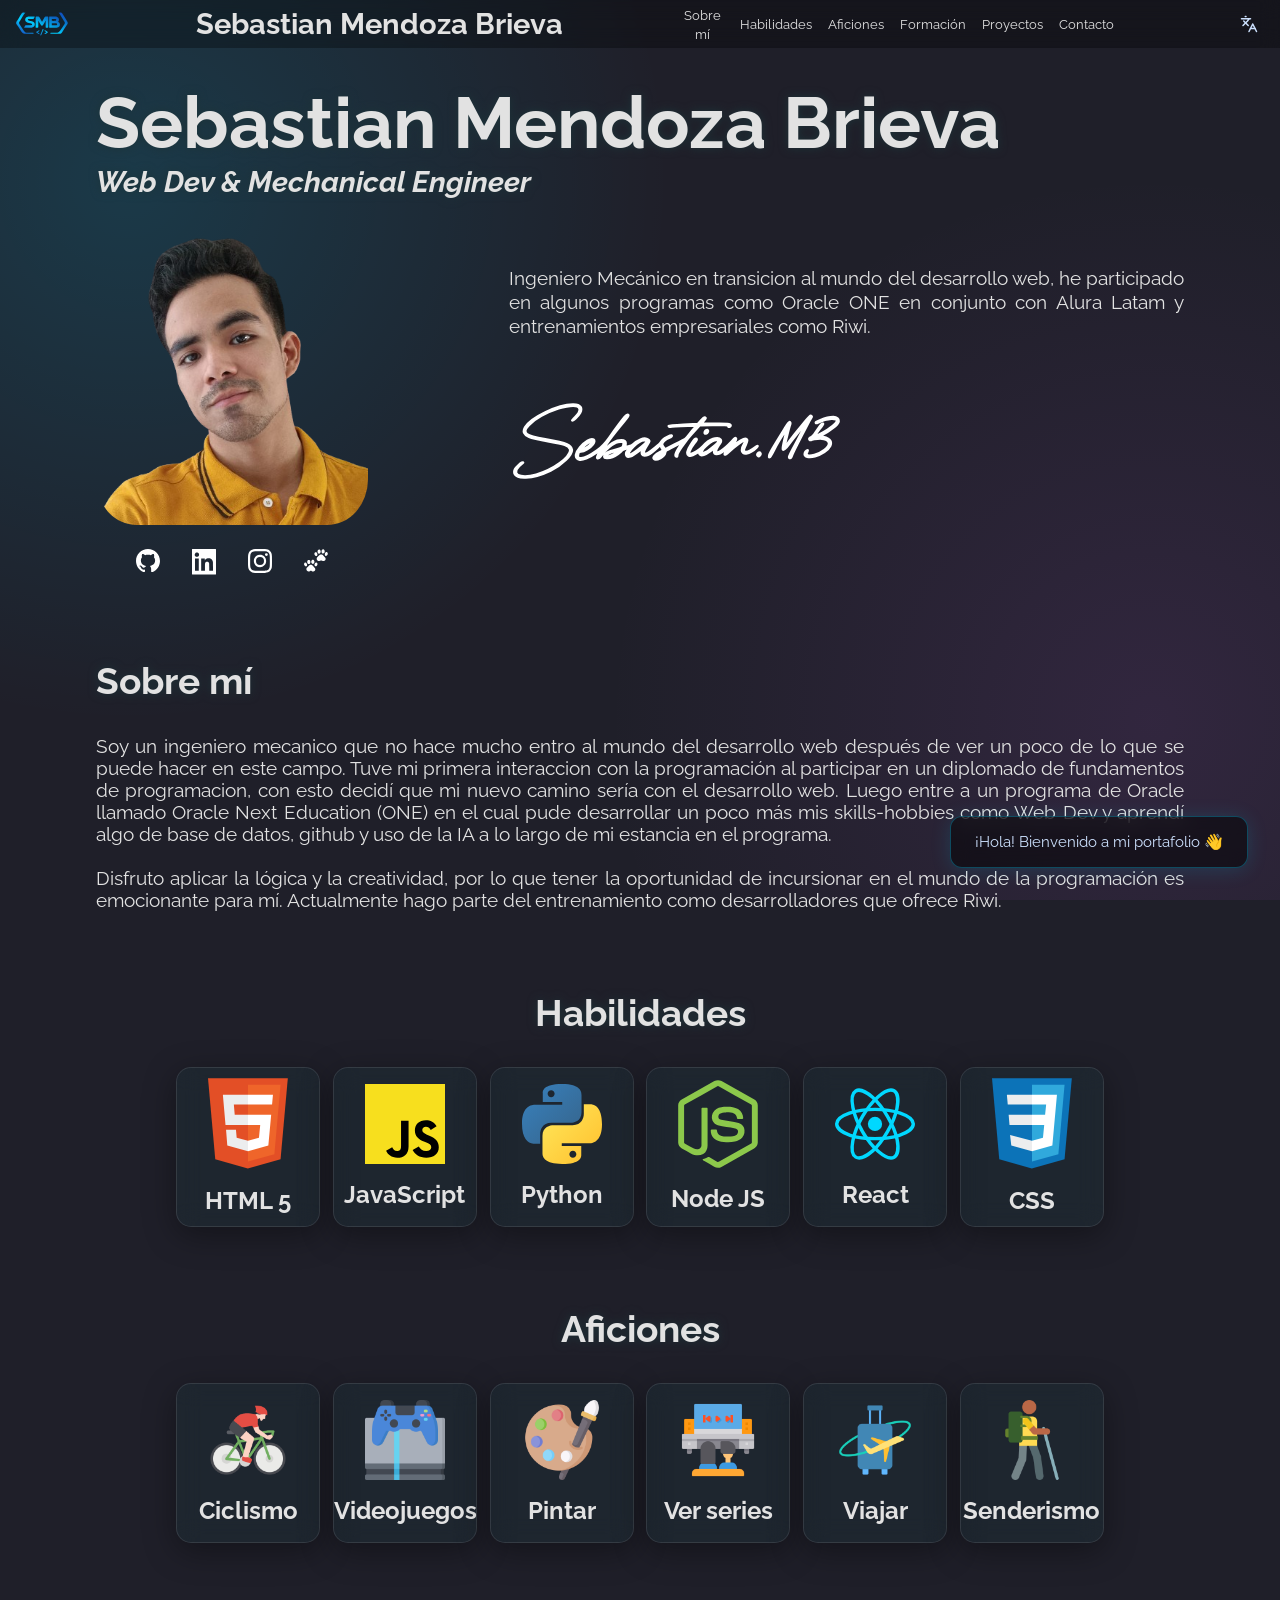
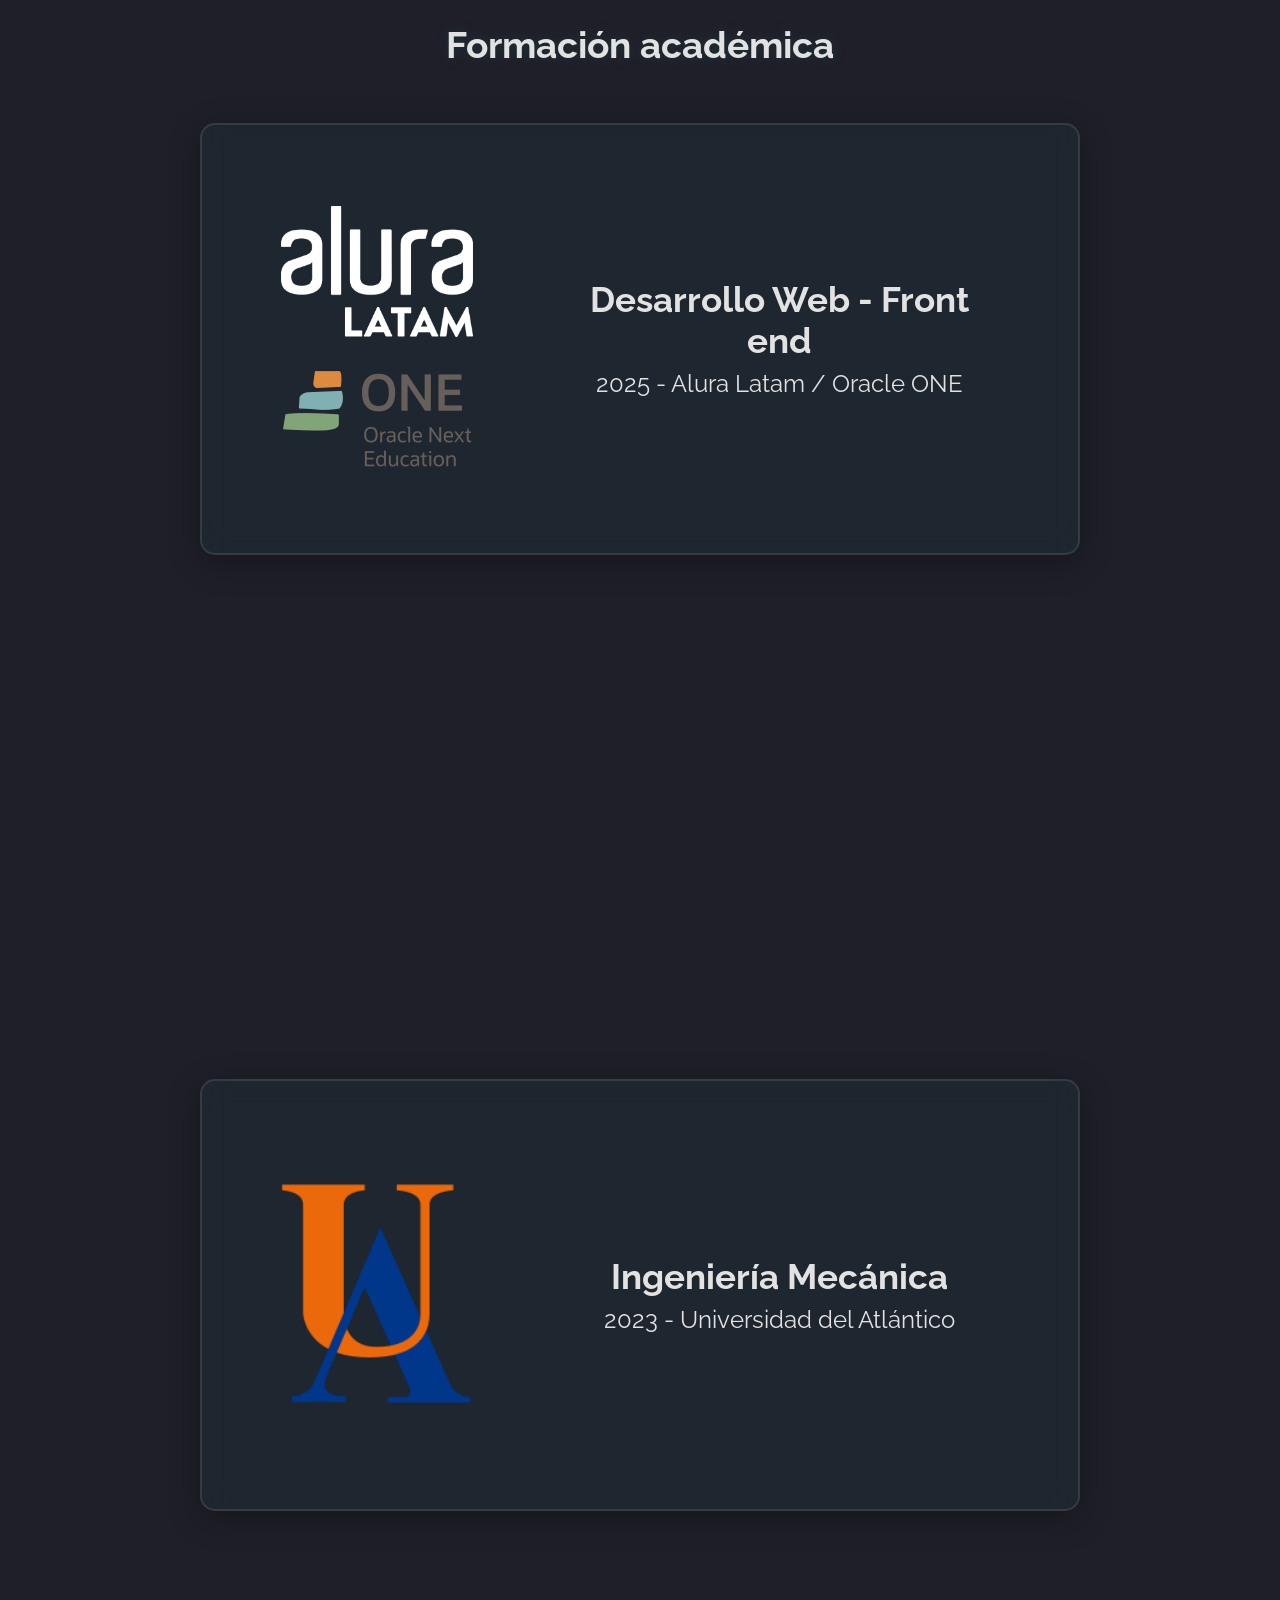
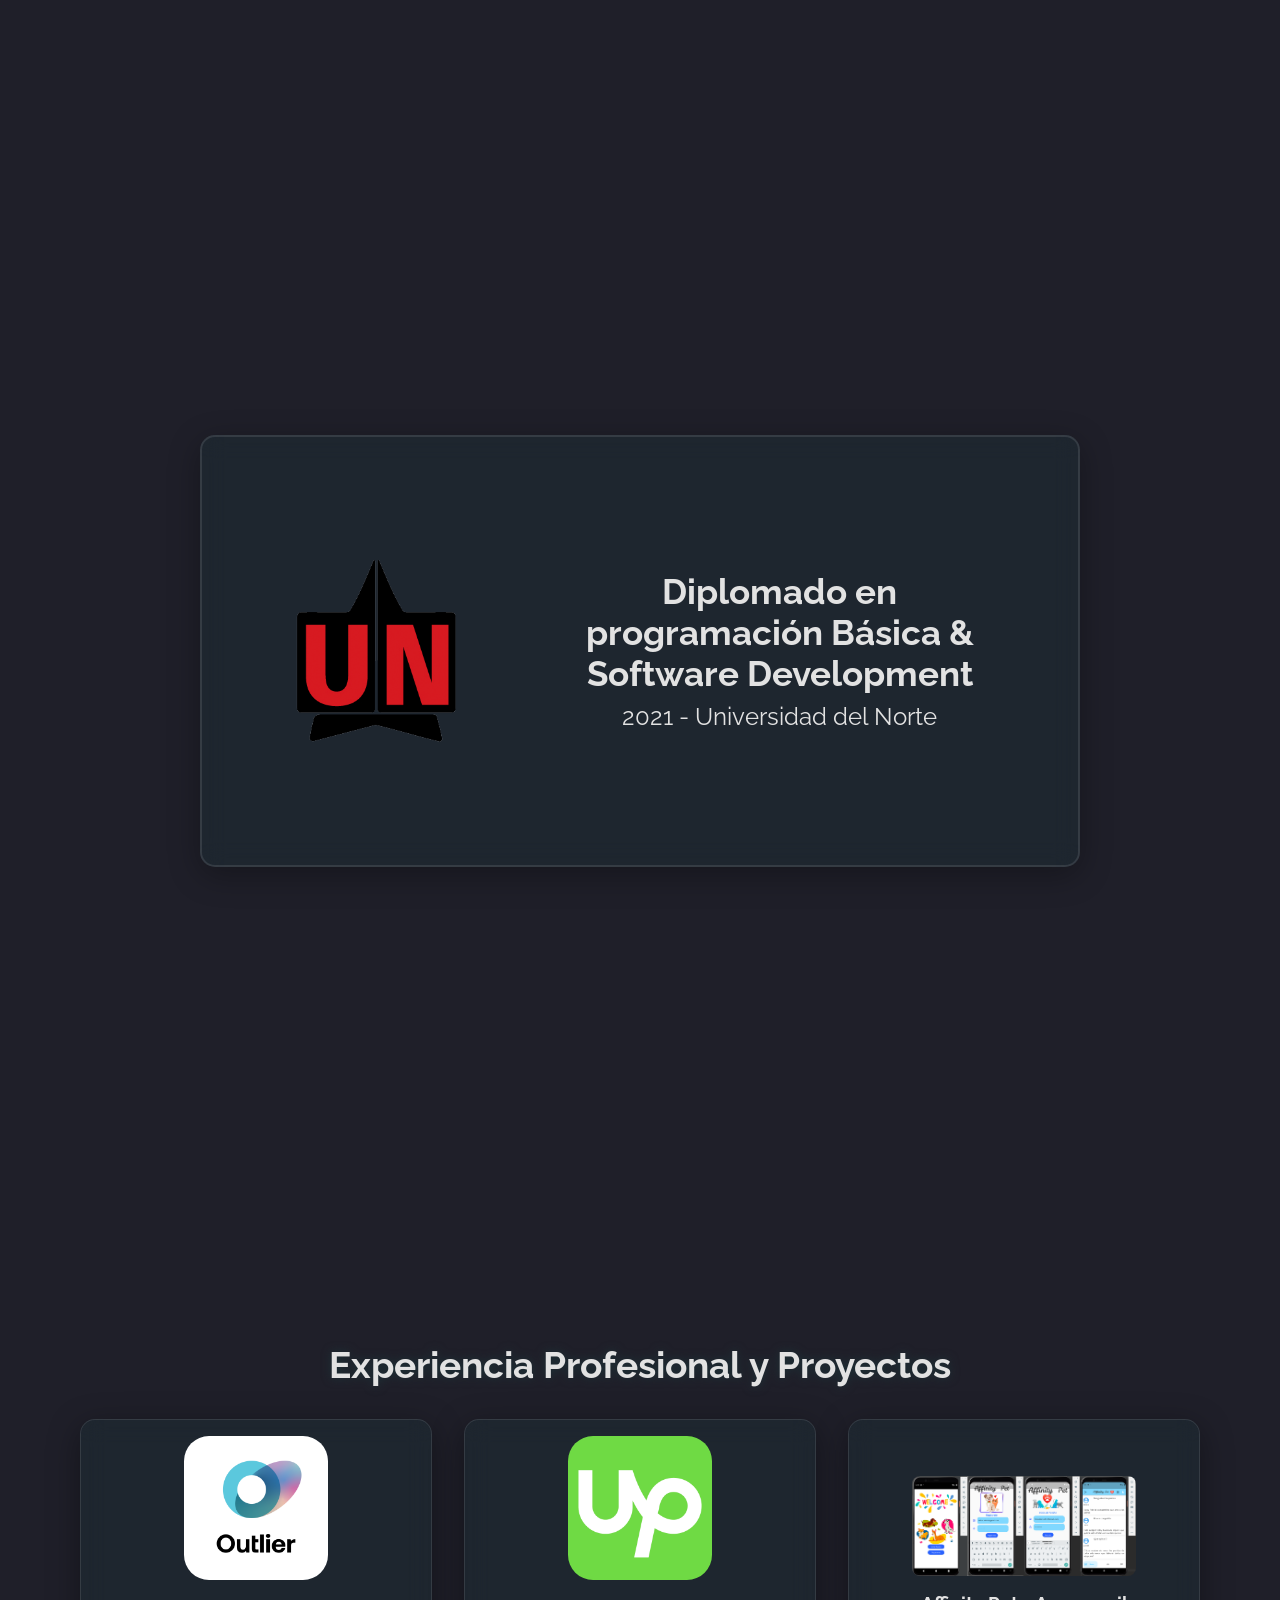
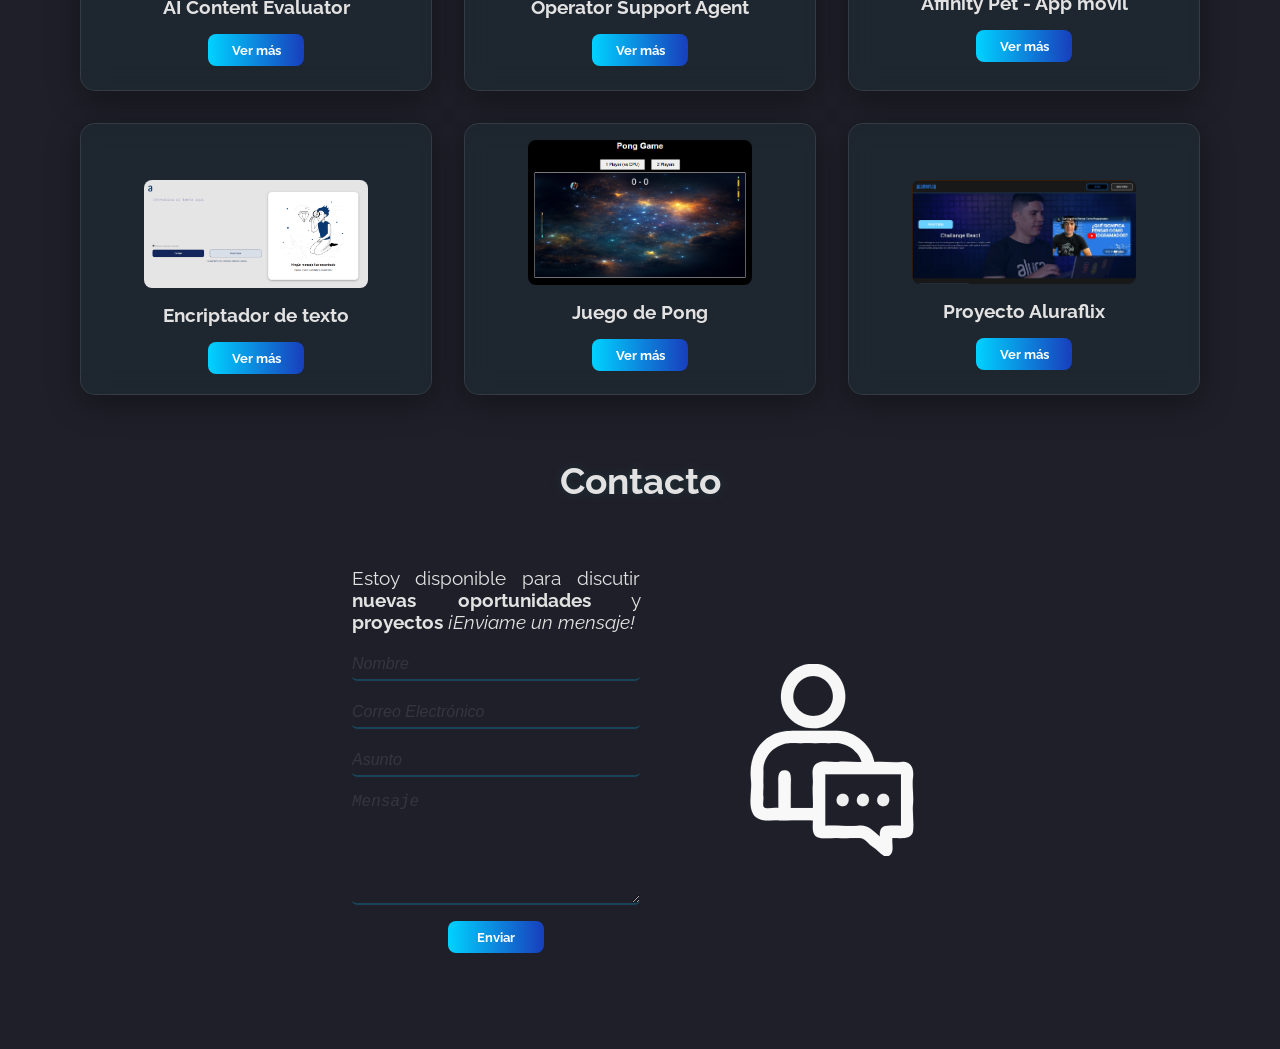
<file: index.html>
<!DOCTYPE html>
<html lang="es">
<head>
    <meta charset="UTF-8">
    <meta http-equiv="X-UA-Compatible" content="IE=edge">
    <meta name="viewport" content="width=device-width, initial-scale=1.0">
    <link rel="stylesheet" href="/src/css/portafolio/styles.css">
    <link rel="preconnect" href="https://fonts.googleapis.com">
    <link rel="preconnect" href="https://fonts.gstatic.com" crossorigin>
    <!-- Fuente del Proyecto Raleway -->
    <link href="https://fonts.googleapis.com/css2?family=Raleway:ital,wght@0,100..900;1,100..900&family=Inter:ital,opsz,wght@0,14..32,100..900;1,14..32,100..900&family=Orbitron:wght@400..900&display=swap" rel="stylesheet">
    <title>Mi Portafolio</title>
    <meta name="description" content="Portafolio personal de Sebastian Mendoza Brieva, un ingeniero mecánico en transición al desarrollo web. Descubre mis skills-hobbies, proyectos y experiencia en el mundo del desarrollo web.">
    <meta name="keywords" content="Portafolio, Desarrollo Web, Ingeniero Mecánico, skills-hobbies, Proyectos, Experiencia, HTML, CSS, JavaScript">
    <meta name="author" content="Sebastian Mendoza Brieva">
    <!-- OPEN GRAPH -->
    <meta property="og:title" content="Portafolio de Sebastian Mendoza Brieva">
    <meta property="og:description" content="Descubre el portafolio personal de Sebastian Mendoza Brieva, un ingeniero mecánico en transición al desarrollo web. Explora mis skills-hobbies, proyectos y experiencia en el mundo del desarrollo web.">
    <meta property="og:image" content="https://example.com/preview-image.jpg">
    <meta property="og:url" content="https://example.com/portafolio">
    <!-- og twitter -->
    <meta name="twitter:card" content="summary_large_image">
    <meta name="twitter:title" content="Portafolio de Sebastian Mendoza Brieva">
    <meta name="twitter:description" content="Descubre el portafolio personal de Sebastian Mendoza Brieva, un ingeniero mecánico en transición al desarrollo web. Explora mis skills-hobbies, proyectos y experiencia en el mundo del desarrollo web.">
    <meta name="twitter:image" content="https://example.com/preview-image.jpg">
</head>

<body>
    <!-- ---------------------------------  Header/navegacion  --------------------------------- -->
    <header class="header">
        <a id="cont_icon" href="#">
            <svg class="header__icon" xmlns="http://www.w3.org/2000/svg" xml:space="preserve" viewBox="135 335 763 350">
                <linearGradient id="gradienteLogo" x1="0%" y1="100%" x2="100%" y2="0%">
                <stop offset="0%" style="stop-color:#183ebc; stop-opacity:1" />
                <stop offset="40%" style="stop-color:#00d2ff; stop-opacity:1" />
                <stop offset="80%" style="stop-color:#0A66C2; stop-opacity:1" />
                <stop offset="100%" style="stop-color:#183ebc; stop-opacity:1" />
                </linearGradient>
                <path d="M567.82 494v-29.66l-1.494-.242c-3.851 4.728-6.776 10.1-9.877 15.331-9.001 
                15.186-17.866 30.452-26.895 45.622-4.667 7.841-16.41 11.315-24.879 7.608-2.824-1.236-4.08-3.838-5.495-6.263-11.325-19.422-22.602-38.872-33.94-58.286-.983-1.684-1.857-3.524-3.817-4.83-1.75 1.825-1.119 4.068-1.122 6.07-.046 28.16-.033 56.32-.035 84.48 0 8-2.445 10.486-10.335 10.49-6.665.003-13.331.067-19.995-.038-5.814-.092-8.195-2.43-8.2-8.269-.047-48.655-.05-97.31-.02-145.966.005-6.001 2.548-8.413 8.597-8.425 10.83-.02 21.662.096 32.492.013 5.619-.043 9.297 2.493 12.012 7.342 12.846 22.945 25.846 45.805 39.267 69.535 2.624-4.364 4.963-8.084 7.136-11.898 10.877-19.095 21.746-38.195 32.537-57.339 2.967-5.263 6.94-7.984 13.313-7.74 10.15.39 20.325.081 30.489.14 6.009.036 8.63 2.502 8.636 8.43.053 48.488.064 96.977.024 145.466-.005 6.224-2.652 8.696-8.89 8.745-6.165.049-12.33.013-18.496.004-8.764-.013-10.993-2.178-11.003-10.834-.022-19.662-.009-39.324-.01-59.486M619.427 548.195c-.165-24.592-.333-48.746-.398-72.9-.054-20.161.009-40.322.033-60.482.003-1.998-.022-4.008.169-5.992.547-5.7 2.145-7.142 7.984-7.147 25.825-.022 51.652-.075 77.477.02 10.956.04 21.497 2.475 31.494 6.884 22 9.704 31.297 35.113 20.948 56.542-2.317 4.799-6.493 7.906-10.359 12.025 2.317 1.132 4.313 2.206 6.385 3.104 19.665 8.514 25.261 30.233 21.689 46.759-4.251 19.667-17.667 29.204-35.688 34.22-8.08 2.249-16.373 3.027-24.694 3.062-27.99.118-55.983.043-83.975.037-10.06-.003-11.858-1.993-11.105-12.202.085-1.16.057-2.328.04-3.93m49.125-50.797c-1.664-.004-3.347.155-4.987-.04-4.704-.56-6.582 1.19-6.312 6.123.371 6.8.289 13.643.018 20.453-.169 4.254 1.122 5.878 5.62 5.82 16.965-.223 33.934-.05 50.902-.117 4.674-.018 9.308-.706 13.56-2.77 4.96-2.408 8.146-6.229 8.474-11.978.35-6.107-2.25-10.543-7.588-13.487-5.236-2.889-10.907-3.97-16.781-3.999-13.973-.067-27.947-.01-42.906-.005m-10.117-33.261c15.944 1.068 31.91.806 47.842.133 5.387-.228 10.959-1.921 14.14-7.237 5.58-9.328.093-19.679-11.971-20.436-15.76-.988-31.612-.51-47.424-.639-2.082-.017-3.635.791-3.6 3.167.12 8.133-.683 16.284 1.013 25.012M199.085 598.87c-18.657-28.231-37.02-56.222-56.054-83.768-8.22-11.898-7.374-28.224.53-40.478 12.097-18.753 23.572-37.906 35.3-56.896 11.026-17.852 21.762-35.892 33.132-53.522 12.047-18.68 26.126-23.005 46.676-19.905 4.338.655 8.989.353 12.713 3.066.312 1.774-.952 2.255-1.838 2.896-9.202 6.664-16.028 15.3-21.836 25.01-16.757 28.014-33.744 55.893-50.732 83.769-3.983 6.535-8.251 12.902-12.53 19.251-5.885 8.734-6.286 22.843-.435 31.674 22.45 33.882 44.675 67.92 67.628 101.46 12.396 18.113 29.884 27.8 52.476 27.57 25.993-.266 51.992-.01 77.988.025 2.33.004 4.698-.15 6.888.863 2.684 1.242 4.255 3.292 3.74 6.343-.494 2.932-2.266 4.78-5.364 5.026-1.326.105-2.664.08-3.997.08-42.16.009-84.322-.087-126.482.073-15.608.059-27.122-7.18-35.77-19.371-7.606-10.722-14.577-21.894-22.033-33.166"/><path d="M826.067 450.898c-16.72-27.098-33.28-53.87-49.748-80.698-4.677-7.619-10.336-14.272-17.611-19.514-.906-.652-2.07-1.196-1.973-3.037 4.19-2.579 9.215-2.887 14.016-3.499 19.076-2.43 32.976 1.395 44.653 20.119 23.354 37.448 46.451 75.059 69.395 112.76 7.732 12.705 7.057 25.629-1.188 38.09-25.916 39.168-51.616 78.483-77.86 117.432-7.89 11.71-19.423 18.701-34.076 18.74-42.825.11-85.651.041-128.477.037-1.165 0-2.348.048-3.492-.127-2.947-.452-4.915-2.005-5.163-5.166-.236-3.003 1.005-5.142 3.86-6.28 2.39-.953 4.89-.869 7.393-.867 25.662.02 51.325-.085 76.986.077 23.714.15 41.69-10.53 54.617-29.618 20.639-30.476 40.698-61.344 60.924-92.098 2.366-3.599 4.892-7.1 6.688-11.096 4.52-10.054 2.958-19.493-2.513-28.57-5.33-8.842-10.817-17.59-16.43-26.685M297.373 406.188c9.934-3.894 19.965-5.36 30.147-5.422 20.322-.124 40.647.007 60.97.171 5.146.042 10.307.435 15.427.984 4.602.494 5.762 2.877 3.462 6.883-3.812 6.643-7.669 13.266-11.732 19.757-3.925 6.268-10.318 7.385-17.032 7.407-16.826.054-33.652.016-50.477.075-4.318.015-8.648-.044-12.817 1.528-4.489 1.693-7.365 4.793-7.65 9.546-.272 4.562 2.809 7.234 6.612 9.089 10.444 5.095 21.885 6.758 33.026 9.366 12.792 2.994 25.686 5.452 37.628 11.332 31.008 15.27 29.67 53.303 12.554 70.17-9.874 9.73-22.396 13.994-35.752 16.25-8.93 1.509-17.941.977-26.923 1-24.156.06-48.312.03-72.469.022-1.817 0-3.685.287-5.401-.601-2.575-1.333-3.899-3.204-2.236-6.053 4.448-7.621 8.738-15.348 13.512-22.76 2.743-4.259 7.416-5.283 12.315-5.277 22.49.026 44.98.02 67.47.001 5.386-.004 10.624-.803 15.42-3.447 4.123-2.274 6.309-5.657 6.335-10.521.026-4.66-2.491-7.467-6.271-9.38-6.45-3.263-13.481-4.626-20.496-6.072-15.626-3.22-31.326-6.03-46.306-11.934-33.04-13.022-34.91-49.537-18.461-69.198 5.078-6.07 11.549-9.945 19.145-12.916M527.798 584.478c7.47.167 10.353 4.016 7.787 10.208-10.449 25.22-20.928 50.429-31.5 75.598-2.715 6.463-9.138 7.77-12.799 2.804-1.573-2.134-1.974-4.402-.866-7.035a25240 25240 0 0 0 32.2-76.936c.961-2.307 2.356-3.986 5.178-4.639M432.682 622.722c11.173-6.699 22.005-13.24 32.87-19.722 2.762-1.647 5.702-2.025 8.451-.027 2.48 1.802 2.517 4.55 2.213 7.263-.295 2.626-2.355 3.888-4.322 5.156-7.528 4.855-15.671 8.744-23.138 14.712 7.967 4.884 15.706 9.639 23.457 14.377 4.28 2.617 5.694 6.288 3.788 9.94-1.832 3.51-6.181 4.69-10.386 2.158-11.263-6.783-22.466-13.682-33.48-20.862-5.144-3.353-4.826-8.36.547-12.995M575.746 631.969l3.49-2.039c-7.365-4.584-14.328-8.93-21.304-13.258-6.382-3.958-8.29-7.743-5.889-11.755 2.393-4 6.777-3.947 13.1-.073a2869 2869 0 0 0 29.428 17.774c5.997 3.575 6.673 10.156 1.058 13.61-11.034 6.79-22.138 13.476-33.37 19.93-5.51 3.167-10.094 1.183-11.161-4.214-.705-3.566 1.242-5.627 3.965-7.297 6.799-4.17 13.597-8.342 20.683-12.678"/>
            </svg>
        </a>
        <h1 class="header__titulo">Sebastian Mendoza Brieva</h1>
        <nav class="navegacion">
            <ul class="navegacion__lista">
                <li class="nav_item"><a class="nav__buttons" href="#sobre-mi" data-lang="nav_sobre">Sobre mí</a></li>
                <li class="nav_item"><a class="nav__buttons" href="#skills" data-lang="nav_skills">Habilidades</a></li>
                <li class="nav_item"><a class="nav__buttons" href="#hobbies" data-lang="nav_hobbies">Aficiones</a></li>
                <li class="nav_item"><a class="nav__buttons" href="#formacion" data-lang="nav_formacion">Formación</a></li>
                <li class="nav_item"><a class="nav__buttons" href="#proyectos" data-lang="nav_proyectos">Proyectos</a></li>
                <li class="nav_item"><a class="nav__buttons" href="#contactMe" data-lang="nav_contacto">Contacto</a></li> 
            </ul>
        </nav>
        <div class="header__actions">
            <button class="btn__idioma" id="btn__idioma" title="Translate to English">
                <svg xmlns="http://www.w3.org/2000/svg" width="18" height="18" viewBox="0 0 24 24" fill="none" stroke="currentColor" stroke-width="2" stroke-linecap="round" stroke-linejoin="round">
                    <path d="m5 8 6 6" />
                    <path d="m4 14 6-6 2-3" />
                    <path d="M2 5h12" />
                    <path d="M7 2h1" />
                    <path d="m22 22-5-10-5 10" />
                    <path d="M14 18h6" />
                </svg>
            </button>
            <button class="menu__toggle" aria-label="Abrir menú">
                ☰
            </button>
        </div>
    </header> 
    <main>
        <!-- ---------------------------------  Sección de Presentación  --------------------------------- -->
        <section class="presentacion">

            <h1 class="presentacion__titulo">Sebastian Mendoza Brieva</h1>
            <h2 class="presentacion__subtitulo"  data-lang="subtitulo">Web Dev & Mechanical Engineer</h2>
            
            <div class="presentacion__contenedor">
                <img class="presentacion__foto" src="public/imgs/Profile_nbg_SMB.png" alt="Foto de perfil">                
                <div id="div__container">
                    <p class="textos" id="texto__presentacion" data-lang="presentacion">Ingeniero Mecánico en transicion al mundo del desarrollo web, he participado en algunos programas como Oracle ONE en conjunto con Alura Latam y entrenamientos empresariales como Riwi.</p>
                <!-- Firma -------------------------------- -->
                <svg class="signature" xmlns="http://www.w3.org/2000/svg" viewBox="140 400 750 180">
                    <defs>
                        <linearGradient id="gradienteFirma" x1="0%" y1="100%" x2="100%" y2="0%">
                        <stop offset="0%" style="stop-color:#183ebc; stop-opacity:1" />
                        <stop offset="60%" style="stop-color:#00d2ff; stop-opacity:1" />
                        <stop offset="80%" style="stop-color:#0A66C2; stop-opacity:1" />
                        <stop offset="100%" style="stop-color:#183ebc; stop-opacity:1" />
                        </linearGradient>
                    </defs>
                    <g>
                    <path id="path" pathLength="1" stroke="white" stroke-width="5" d="M 160.38 572.67 C157.57,571.32 154.53,569.17 153.63,567.88 C151.61,565.00 151.52,558.82 153.45,555.10 C155.12,551.87 165.31,542.27 168.71,540.72 C171.59,539.41 173.20,540.77 170.49,542.21 C169.40,542.79 165.94,545.86 162.81,549.03 C156.88,555.04 155.12,559.34 156.43,564.57 C157.93,570.57 172.29,573.30 188.00,570.57 C223.09,564.47 266.68,539.04 275.66,519.44 C277.83,514.69 278.00,513.54 277.02,510.55 C274.48,502.87 264.18,499.09 230.41,493.45 C200.92,488.52 191.97,486.55 185.07,483.45 C173.12,478.09 170.28,471.27 175.92,461.44 C188.83,438.93 249.05,410.11 283.91,409.74 C294.66,409.63 298.37,410.97 301.36,416.04 C303.63,419.88 303.42,422.77 300.42,428.79 C296.85,435.95 282.00,449.38 282.00,445.45 C282.00,445.15 285.08,441.87 288.84,438.16 C303.54,423.66 301.64,413.01 284.36,413.00 C277.57,413.00 261.67,415.93 251.60,419.04 C243.31,421.60 221.51,430.99 213.02,435.65 C203.27,441.00 191.22,450.03 184.76,456.81 C175.81,466.20 174.76,471.15 180.56,476.62 C185.35,481.14 192.40,483.10 221.50,487.99 C252.59,493.22 261.96,495.43 270.50,499.57 C278.29,503.34 280.96,506.30 281.73,512.01 C282.54,518.06 278.95,524.21 268.58,534.54 C258.24,544.84 247.93,552.01 233.50,558.95 C210.70,569.92 196.53,573.93 178.00,574.64 C166.25,575.10 165.19,574.98 160.38,572.67 ZM 298.00 534.40 C291.78,532.12 289.57,528.59 290.66,522.70 C292.41,513.29 304.48,498.72 316.44,491.56 C328.81,484.15 336.70,489.21 329.12,499.68 C323.61,507.28 309.05,515.97 301.79,515.99 C297.59,516.00 296.44,517.39 295.43,523.70 C294.60,528.89 296.61,531.01 302.32,530.98 C309.67,530.93 321.48,525.02 338.50,512.86 C350.03,504.63 354.29,500.14 365.44,484.47 C377.17,467.97 394.70,444.45 400.25,437.75 C402.95,434.49 404.94,433.00 406.59,433.00 C410.97,433.00 409.29,436.55 399.18,448.70 C379.49,472.35 356.19,503.93 353.26,510.92 C351.92,514.14 352.26,513.95 358.91,507.79 C366.24,501.00 377.27,493.74 383.76,491.42 C385.82,490.69 389.88,490.07 392.80,490.04 C397.18,490.01 398.53,490.44 400.66,492.57 C402.84,494.75 403.14,495.73 402.62,498.98 C402.28,501.10 401.70,503.61 401.33,504.57 C400.77,506.04 401.05,506.20 403.08,505.58 C404.41,505.17 407.75,504.36 410.50,503.78 C413.75,503.10 416.73,501.60 419.00,499.51 C429.50,489.84 442.76,484.44 449.61,487.04 C452.69,488.21 456.00,491.27 456.00,492.95 C456.00,493.52 454.01,497.09 451.57,500.89 C440.24,518.57 440.74,524.72 452.98,518.51 C460.59,514.65 478.87,499.33 482.10,494.10 C482.99,492.67 484.97,490.25 486.52,488.72 C490.11,485.17 503.42,478.56 505.43,479.34 C508.02,480.33 506.01,483.07 501.19,485.13 C495.05,487.77 487.24,493.64 485.56,496.89 C484.05,499.80 484.31,500.63 488.72,507.20 L 491.20 510.90 L 512.85 499.81 C524.76,493.71 535.31,488.17 536.30,487.48 C537.29,486.80 541.27,482.25 545.16,477.37 C549.04,472.49 553.96,466.60 556.11,464.27 C558.25,461.95 560.00,459.52 560.00,458.89 C560.00,458.03 555.39,457.90 542.25,458.39 C519.87,459.22 504.93,460.04 503.00,460.56 C500.80,461.14 498.27,459.33 499.53,458.07 C500.10,457.50 514.83,456.27 532.86,455.29 L 565.18 453.53 L 571.72 446.21 C576.42,440.97 578.85,438.98 580.31,439.20 C583.78,439.71 583.32,441.75 578.57,446.82 C576.06,449.51 574.00,452.11 574.00,452.60 C574.00,453.12 585.64,453.37 601.29,453.19 C632.26,452.84 638.34,453.41 638.81,456.70 C639.01,458.08 638.37,459.27 637.04,459.98 C634.75,461.21 633.00,460.60 633.00,458.57 C633.00,456.30 625.72,455.91 596.80,456.63 L 568.84 457.32 L 562.67 464.33 C559.28,468.18 553.58,474.55 550.00,478.47 C546.42,482.39 540.13,490.08 536.00,495.55 C522.00,514.12 519.00,519.13 519.00,523.89 C519.00,527.49 517.90,528.38 515.55,526.66 C514.07,525.58 513.96,524.80 514.83,521.67 C515.91,517.73 520.91,508.73 526.54,500.55 C528.41,497.84 529.82,495.49 529.67,495.34 C529.45,495.11 504.05,508.23 494.90,513.29 C493.10,514.29 492.12,515.85 491.71,518.38 C490.83,523.85 487.64,527.53 480.82,530.93 C474.44,534.12 468.30,534.90 466.20,532.80 C462.50,529.10 467.83,522.80 479.61,516.95 C483.12,515.20 486.00,513.60 486.00,513.38 C486.00,513.08 481.34,503.91 480.26,502.09 C480.12,501.87 477.42,504.13 474.26,507.13 C466.59,514.38 456.85,521.75 452.55,523.54 C450.63,524.34 447.26,525.00 445.06,525.00 C441.88,525.00 440.70,524.48 439.40,522.49 C437.80,520.05 437.83,518.52 439.60,511.47 C440.23,508.96 439.47,509.35 430.92,515.95 C415.48,527.89 407.80,530.68 404.46,525.58 C402.44,522.50 403.85,516.52 407.65,512.00 C409.08,510.30 409.99,508.66 409.68,508.34 C408.54,507.21 395.05,512.03 394.04,513.93 C392.26,517.26 379.72,525.90 372.84,528.55 C367.83,530.47 364.74,531.03 360.34,530.80 C354.55,530.50 354.50,530.47 354.19,527.24 C353.55,520.67 360.83,516.50 382.50,510.99 C395.11,507.79 397.26,506.03 397.41,498.80 L 397.50 494.50 L 391.62 494.20 C386.95,493.96 384.68,494.41 380.61,496.40 C370.56,501.32 357.68,512.36 348.78,523.68 C343.60,530.28 341.38,532.05 339.25,531.28 C337.17,530.53 337.84,527.85 342.04,520.13 C344.25,516.08 345.47,512.99 344.76,513.26 C344.04,513.54 339.86,516.36 335.47,519.53 C321.30,529.78 304.05,536.63 298.00,534.40 ZM 478.84 526.92 C483.25,524.72 485.18,523.14 485.62,521.38 C485.96,520.02 486.06,518.72 485.83,518.50 C485.21,517.88 473.76,525.40 471.60,527.85 C468.81,530.99 471.34,530.67 478.84,526.92 ZM 366.07 526.41 C374.25,524.02 392.40,513.02 388.19,513.00 C385.99,513.00 368.69,518.15 365.50,519.77 C360.95,522.07 357.51,526.07 359.17,527.12 C359.90,527.59 360.53,527.98 360.57,527.98 C360.61,527.99 363.08,527.29 366.07,526.41 ZM 418.40 519.56 C424.24,516.28 434.90,508.05 445.42,498.71 C451.51,493.31 451.29,491.00 444.69,491.00 C437.95,491.00 429.50,495.79 420.57,504.66 C410.82,514.35 406.14,523.00 410.65,523.00 C411.56,523.00 415.05,521.45 418.40,519.56 ZM 310.50 509.16 C316.59,506.27 323.85,500.23 325.84,496.38 C330.28,487.77 311.35,498.85 303.85,509.25 C301.26,512.84 302.77,512.82 310.50,509.16 ZM 770.67 530.33 C770.30,529.97 770.00,528.90 770.00,527.97 C770.00,526.38 776.76,512.58 783.69,500.00 C791.08,486.58 808.18,452.84 807.78,452.45 C807.54,452.21 806.03,453.76 804.42,455.90 C802.82,458.03 796.28,466.24 789.90,474.14 C783.51,482.04 774.59,493.45 770.07,499.50 C762.05,510.24 758.13,513.53 755.95,511.35 C754.74,510.14 757.06,497.90 762.31,477.75 C764.14,470.74 765.50,465.00 765.34,465.00 C764.97,465.00 754.13,481.68 747.46,492.50 C744.75,496.90 739.36,506.80 735.49,514.49 C730.73,523.97 727.85,528.60 726.59,528.84 C724.93,529.16 724.78,528.71 725.25,524.85 C725.64,521.57 728.78,515.59 738.04,500.50 C744.78,489.50 753.79,474.65 758.05,467.50 C762.31,460.35 767.00,453.20 768.47,451.61 C770.81,449.09 771.34,448.91 772.60,450.17 C773.86,451.43 773.84,452.18 772.47,456.06 C770.47,461.67 762.50,493.09 761.63,498.75 C761.27,501.09 761.38,503.00 761.87,503.00 C762.36,503.00 764.02,501.31 765.56,499.25 C773.20,489.00 789.11,468.70 794.47,462.36 C797.79,458.43 804.23,450.67 808.79,445.11 C813.35,439.55 817.68,435.00 818.42,435.00 C820.32,435.00 822.14,437.45 821.07,438.57 C818.76,441.01 779.91,516.63 777.45,523.50 C776.46,526.25 775.23,529.06 774.71,529.75 C773.67,531.11 771.72,531.39 770.67,530.33 ZM 811.05 527.98 C805.55,526.69 803.73,522.89 806.11,517.66 C807.20,515.26 811.53,512.20 812.48,513.15 C812.75,513.42 812.08,515.38 811.00,517.50 C809.16,521.10 809.14,521.50 810.67,523.19 C815.43,528.45 836.62,522.49 849.55,512.26 C863.46,501.25 863.09,491.80 848.60,487.89 C842.53,486.26 826.35,487.24 821.73,489.52 C818.30,491.22 817.82,491.25 816.38,489.81 C814.20,487.63 816.05,484.37 819.94,483.51 C822.26,483.00 824.24,480.89 829.12,473.68 C832.54,468.63 837.10,461.91 839.26,458.75 C841.73,455.11 843.87,453.00 845.08,453.00 C846.14,453.00 847.00,453.34 846.99,453.75 C846.99,454.82 844.20,458.92 838.90,465.66 C832.70,473.54 828.73,480.00 830.09,480.00 C832.22,480.00 847.56,472.31 856.62,466.69 C872.88,456.62 880.49,448.05 876.61,444.18 C875.25,442.83 873.10,442.52 865.71,442.60 C855.79,442.71 845.03,445.61 836.08,450.59 C833.05,452.28 831.33,452.73 830.63,452.03 C829.07,450.47 830.69,449.34 840.72,445.02 C849.64,441.17 862.81,438.00 869.86,438.00 C877.62,438.00 883.16,443.25 881.67,449.19 C880.07,455.54 862.67,469.53 845.50,478.27 L 839.50 481.32 L 847.03 482.94 C856.10,484.90 861.24,487.87 863.39,492.42 C865.49,496.84 865.42,498.50 862.93,503.65 C858.42,512.95 843.24,523.23 828.39,527.03 C820.25,529.11 816.67,529.31 811.05,527.98 ZM 699.57 525.43 C697.62,523.48 697.62,522.99 699.56,520.22 C701.46,517.50 704.58,517.34 705.94,519.89 C706.72,521.35 706.48,522.39 704.91,524.39 C702.52,527.42 701.72,527.58 699.57,525.43 ZM 544.00 524.71 C538.70,522.05 540.57,512.89 549.03,500.10 C556.74,488.42 559.62,485.44 561.58,487.07 C563.53,488.68 563.16,489.53 556.61,498.23 C545.96,512.40 542.95,521.00 548.65,521.00 C553.96,521.00 570.40,510.81 576.64,503.65 C581.56,498.01 593.30,489.51 598.92,487.53 C601.30,486.69 605.64,486.00 608.55,486.00 C613.09,486.00 614.15,486.38 615.93,488.63 C618.64,492.08 618.56,492.93 615.06,497.76 C610.91,503.48 606.00,512.93 606.00,515.17 C606.00,523.19 622.23,512.84 641.22,492.70 C648.49,485.00 649.04,484.62 650.64,486.21 C652.24,487.81 652.11,488.25 648.42,493.58 C642.27,502.49 640.41,505.63 642.04,504.39 C658.84,491.62 666.70,487.00 671.67,487.00 C674.39,487.00 675.24,487.51 676.04,489.62 C676.87,491.80 676.38,493.67 673.08,500.87 C667.50,513.04 667.20,514.68 670.30,516.09 C674.68,518.09 683.11,514.43 695.74,505.05 C700.02,501.87 701.13,503.21 697.43,507.10 C691.38,513.45 680.39,519.71 673.69,520.63 C667.95,521.42 663.80,518.20 663.80,512.97 C663.81,509.30 666.17,502.50 669.19,497.50 C671.06,494.39 671.59,491.00 670.20,491.00 C666.75,491.00 644.37,507.67 634.29,517.75 C629.36,522.68 624.98,524.57 625.01,521.75 C625.02,521.06 626.34,517.90 627.95,514.73 C631.13,508.47 630.95,508.46 623.50,514.34 C610.97,524.24 599.93,524.60 601.29,515.07 C601.57,513.11 602.14,510.67 602.55,509.65 C602.99,508.55 599.27,510.70 593.40,514.93 C587.79,518.97 581.26,522.76 578.32,523.69 C573.46,525.22 572.97,525.21 570.47,523.57 C568.35,522.18 567.89,521.22 568.23,518.91 C568.46,517.31 568.52,516.00 568.35,516.00 C568.18,516.00 565.53,517.60 562.47,519.56 C557.19,522.94 550.08,526.02 547.62,525.99 C547.01,525.98 545.38,525.40 544.00,524.71 ZM 582.59 517.02 C588.28,514.15 591.35,511.85 605.15,500.09 C612.91,493.47 613.57,490.65 607.48,490.20 C602.88,489.87 594.26,493.95 587.50,499.66 C580.76,505.37 574.00,514.16 574.00,517.23 C574.00,520.76 575.23,520.73 582.59,517.02 ZM 580.46 474.94 C579.37,473.18 580.90,469.13 583.09,467.95 C587.64,465.51 589.87,470.13 586.00,474.00 C583.81,476.19 581.48,476.59 580.46,474.94 Z"/>
                    </g>
                </svg>
                </div>
                
            </div>

            <ul class="redes">
                <li>
                    <a href="https://github.com/smendozab097" id="github">
                        <title>Ir a GitHub</title>
                        <svg class="svg__icon" viewBox="0 0 98 96" fill="none" xmlns="http://www.w3.org/2000/svg">
                            <g clip-path="url(#clip0_730_27136)">
                            <path d="M41.4395 69.3848C28.8066 67.8535 19.9062 58.7617 19.9062 46.9902C19.9062 42.2051 21.6289 37.0371 24.5 33.5918C23.2559 30.4336 23.4473 23.7344 24.8828 20.959C28.7109 20.4805 33.8789 22.4902 36.9414 25.2656C40.5781 24.1172 44.4062 23.543 49.0957 23.543C53.7852 23.543 57.6133 24.1172 61.0586 25.1699C64.0254 22.4902 69.2891 20.4805 73.1172 20.959C74.457 23.543 74.6484 30.2422 73.4043 33.4961C76.4668 37.1328 78.0937 42.0137 78.0937 46.9902C78.0937 58.7617 69.1934 67.6621 56.3691 69.2891C59.623 71.3945 61.8242 75.9883 61.8242 81.252L61.8242 91.2051C61.8242 94.0762 64.2168 95.7031 67.0879 94.5547C84.4102 87.9512 98 70.6289 98 49.1914C98 22.1074 75.9883 6.69539e-07 48.9043 4.309e-07C21.8203 1.92261e-07 -1.9479e-07 22.1074 -4.3343e-07 49.1914C-6.20631e-07 70.4375 13.4941 88.0469 31.6777 94.6504C34.2617 95.6074 36.75 93.8848 36.75 91.3008L36.75 83.6445C35.4102 84.2188 33.6875 84.6016 32.1562 84.6016C25.8398 84.6016 22.1074 81.1563 19.4277 74.7441C18.375 72.1602 17.2266 70.6289 15.0254 70.3418C13.877 70.2461 13.4941 69.7676 13.4941 69.1934C13.4941 68.0449 15.4082 67.1836 17.3223 67.1836C20.0977 67.1836 22.4902 68.9063 24.9785 72.4473C26.8926 75.2227 28.9023 76.4668 31.2949 76.4668C33.6875 76.4668 35.2187 75.6055 37.4199 73.4043C39.0469 71.7773 40.291 70.3418 41.4395 69.3848Z" />
                            </g>
                            <defs>
                            <clipPath id="clip0_730_27136">
                            <rect width="98" height="96" fill="white"/>
                            </clipPath>
                            </defs>
                        </svg>
                    </a>
                </li>

                <li>
                    <a href="https://www.linkedin.com/in/smendozab/" id="linkedin">
                        <title>Ir a LinkedIn</title>
                        <svg class="svg__icon" xmlns="http://www.w3.org/2000/svg" viewBox="25 0 730 779">
                            <g>
                            <path d="M 45.50 777.53 C24.04,772.82 7.34,756.53 1.89,735.00 C-0.17,726.85 -0.20,52.30 1.87,44.00 C7.16,22.71 24.42,5.99 45.75,1.46 C51.53,0.24 101.27,0.03 390.09,0.02 C723.04,0.00 727.79,0.03 735.40,1.98 C739.65,3.06 745.91,5.41 749.31,7.20 C757.29,11.38 768.60,22.66 772.75,30.58 C779.53,43.51 779.00,13.10 779.00,389.50 C779.00,688.35 778.82,731.29 777.51,736.30 C772.73,754.64 759.34,768.59 739.02,776.38 L 733.50 778.50 L 392.50 778.67 C113.46,778.82 50.41,778.61 45.50,777.53 ZM 231.00 477.50 L 231.00 292.00 L 173.50 292.00 L 116.00 292.00 L 116.00 477.50 L 116.00 663.00 L 173.50 663.00 L 231.00 663.00 L 231.00 477.50 ZM 419.00 565.75 C419.00,508.06 419.41,464.03 420.01,457.50 C423.82,416.15 438.12,394.51 466.69,386.86 C476.24,384.30 496.47,383.78 505.00,385.88 C523.86,390.52 536.32,402.62 542.54,422.33 C548.45,441.02 548.35,438.96 548.75,555.75 L 549.11 663.00 L 606.62 663.00 L 664.14 663.00 L 663.71 543.75 C663.25,418.54 663.10,413.93 658.55,389.93 C649.56,342.56 630.58,313.80 597.29,297.12 C566.29,281.59 513.12,278.66 479.77,290.64 C455.94,299.20 433.92,315.86 422.00,334.34 C418.98,339.03 415.94,342.90 415.25,342.94 C414.28,342.99 414.00,337.27 414.00,317.50 L 414.00 292.00 L 359.00 292.00 L 304.00 292.00 L 304.00 477.50 L 304.00 663.00 L 361.50 663.00 L 419.00 663.00 L 419.00 565.75 ZM 194.83 237.70 C205.47,233.99 212.49,229.50 221.12,220.91 C229.47,212.60 235.63,201.83 238.49,190.54 C240.43,182.89 240.42,166.39 238.47,158.11 C233.18,135.69 213.36,115.85 190.39,109.97 C181.06,107.59 167.21,107.39 158.18,109.52 C144.28,112.80 129.87,122.11 121.42,133.28 C105.49,154.33 102.75,180.22 113.99,203.50 C122.57,221.27 140.04,235.25 159.00,239.51 C169.03,241.76 185.60,240.93 194.83,237.70 ZM 812.13 667.55 C798.73,663.22 793.75,646.50 802.37,634.74 C804.98,631.18 813.40,627.00 817.95,627.01 C828.14,627.02 836.72,633.48 838.96,642.84 C842.77,658.71 827.69,672.59 812.13,667.55 ZM 827.16 663.42 C834.06,659.85 837.73,649.76 835.06,641.68 C833.54,637.09 827.10,631.30 822.56,630.45 C811.09,628.29 801.44,636.43 801.60,648.12 C801.79,661.82 814.98,669.72 827.16,663.42 ZM 811.67 658.33 C811.30,657.97 811.00,653.02 811.00,647.33 L 811.00 637.00 L 817.98 637.00 C824.37,637.00 825.09,637.22 826.64,639.58 C828.71,642.73 827.60,646.89 824.26,648.56 C823.04,649.17 822.42,650.07 822.87,650.58 C823.31,651.09 824.69,653.19 825.92,655.25 C828.00,658.73 828.03,659.00 826.33,658.98 C825.25,658.97 823.17,656.93 821.24,653.98 C816.94,647.40 815.00,647.40 815.00,654.00 C815.00,657.50 814.60,659.00 813.67,659.00 C812.93,659.00 812.03,658.70 811.67,658.33 ZM 821.50 646.00 C823.45,645.26 824.06,644.41 823.82,642.75 C823.55,640.88 822.78,640.45 819.25,640.19 L 815.00 639.89 L 815.00 643.44 C815.00,647.35 816.45,647.92 821.50,646.00 Z"/>
                            </g>
                        </svg>
                    </a>
                </li>

                <li>
                    <a href="https://www.instagram.com/sebastian.mb12/" id="instagram">
                        <title>Ir a Instagram</title>
                        <svg class="svg__icon" id="Layer_1" data-name="Layer 1" xmlns="http://www.w3.org/2000/svg" viewBox="0 0 1000 1000">
                            <defs>
                                <linearGradient id="gradienteInstagram" x1="0%" y1="100%" x2="100%" y2="0%">
                                <stop offset="0%" style="stop-color:#f0b433; stop-opacity:1" />
                                <stop offset="30%" style="stop-color:#e6683c; stop-opacity:1" />
                                <stop offset="60%" style="stop-color:#dc2743; stop-opacity:1" />
                                <stop offset="75%" style="stop-color:#cc2366; stop-opacity:1" />
                                <stop offset="100%" style="stop-color:#bc1888; stop-opacity:1" />
                                </linearGradient>
                            </defs>
                            <path class="cls-1" d="M295.42,6c-53.2,2.51-89.53,11-121.29,23.48-32.87,12.81-60.73,30-88.45,57.82S40.89,143,28.17,175.92c-12.31,31.83-20.65,68.19-23,121.42S2.3,367.68,2.56,503.46,3.42,656.26,6,709.6c2.54,53.19,11,89.51,23.48,121.28,12.83,32.87,30,60.72,57.83,88.45S143,964.09,176,976.83c31.8,12.29,68.17,20.67,121.39,23s70.35,2.87,206.09,2.61,152.83-.86,206.16-3.39S799.1,988,830.88,975.58c32.87-12.86,60.74-30,88.45-57.84S964.1,862,976.81,829.06c12.32-31.8,20.69-68.17,23-121.35,2.33-53.37,2.88-70.41,2.62-206.17s-.87-152.78-3.4-206.1-11-89.53-23.47-121.32c-12.85-32.87-30-60.7-57.82-88.45S862,40.87,829.07,28.19c-31.82-12.31-68.17-20.7-121.39-23S637.33,2.3,501.54,2.56,348.75,3.4,295.42,6m5.84,903.88c-48.75-2.12-75.22-10.22-92.86-17-23.36-9-40-19.88-57.58-37.29s-28.38-34.11-37.5-57.42c-6.85-17.64-15.1-44.08-17.38-92.83-2.48-52.69-3-68.51-3.29-202s.22-149.29,2.53-202c2.08-48.71,10.23-75.21,17-92.84,9-23.39,19.84-40,37.29-57.57s34.1-28.39,57.43-37.51c17.62-6.88,44.06-15.06,92.79-17.38,52.73-2.5,68.53-3,202-3.29s149.31.21,202.06,2.53c48.71,2.12,75.22,10.19,92.83,17,23.37,9,40,19.81,57.57,37.29s28.4,34.07,37.52,57.45c6.89,17.57,15.07,44,17.37,92.76,2.51,52.73,3.08,68.54,3.32,202s-.23,149.31-2.54,202c-2.13,48.75-10.21,75.23-17,92.89-9,23.35-19.85,40-37.31,57.56s-34.09,28.38-57.43,37.5c-17.6,6.87-44.07,15.07-92.76,17.39-52.73,2.48-68.53,3-202.05,3.29s-149.27-.25-202-2.53m407.6-674.61a60,60,0,1,0,59.88-60.1,60,60,0,0,0-59.88,60.1M245.77,503c.28,141.8,115.44,256.49,257.21,256.22S759.52,643.8,759.25,502,643.79,245.48,502,245.76,245.5,361.22,245.77,503m90.06-.18a166.67,166.67,0,1,1,167,166.34,166.65,166.65,0,0,1-167-166.34" transform="translate(-2.5 -2.5)"/>
                        </svg>
                    </a>
                </li>  

                <li>
                    <a href="src/views/mascotas.html" id="mascotas">
                        <title>Ir a Mascotas</title>
                        <svg class="svg__icon" xmlns="http://www.w3.org/2000/svg" viewBox="10 20 495 470">
                            <g>
                                <linearGradient id="gradienteMascotas" x1="0%" y1="100%" x2="100%" y2="0%">
                                <stop offset="0%" style="stop-color:#bf953f; stop-opacity:1" />
                                <stop offset="40%" style="stop-color:#fcf6ba; stop-opacity:1" />
                                <stop offset="70%" style="stop-color:#b38728; stop-opacity:1" />
                                <stop offset="100%" style="stop-color:r#fbf5b7; stop-opacity:1" />
                                </linearGradient>
                                <path d="M 190.00 483.86 C186.98,483.36 179.10,480.40 172.50,477.29 C161.69,472.20 159.70,471.60 152.44,471.20 C144.53,470.78 144.10,470.88 130.03,476.49 C118.39,481.13 114.25,482.31 108.09,482.73 C94.16,483.68 81.50,478.64 72.14,468.43 C57.93,452.93 55.05,431.54 64.77,413.69 C68.47,406.88 113.64,360.08 121.50,354.90 C136.92,344.75 157.29,343.56 173.72,351.86 C182.05,356.07 183.37,357.29 210.70,386.37 C240.00,417.55 242.01,420.71 242.76,436.75 C243.15,444.95 242.87,447.53 241.03,452.95 C235.35,469.69 221.92,481.18 204.78,483.97 C197.71,485.11 197.58,485.11 190.00,483.86 ZM 38.22 376.93 C30.82,374.00 22.10,365.61 17.65,357.16 C8.10,338.99 9.14,319.02 20.20,307.96 C32.49,295.66 53.00,300.26 64.81,317.95 C70.77,326.88 73.15,333.98 73.75,344.60 C74.33,354.99 72.72,361.55 67.82,368.73 C61.63,377.80 49.15,381.26 38.22,376.93 ZM 244.79 376.86 C239.48,375.37 232.56,368.85 229.37,362.32 C226.08,355.59 225.01,343.07 226.97,334.13 C229.95,320.49 239.31,307.45 249.81,302.29 C254.31,300.08 256.86,299.51 262.00,299.54 C272.75,299.60 279.55,304.39 284.63,315.50 C293.61,335.11 283.33,365.33 264.56,374.52 C258.54,377.46 250.36,378.43 244.79,376.86 ZM 100.82 330.48 C94.25,328.37 85.80,320.38 82.01,312.67 C80.34,309.28 78.24,302.90 77.34,298.50 C73.32,278.83 82.16,256.75 97.21,248.82 C103.01,245.77 114.66,245.60 120.50,248.47 C133.02,254.64 142.00,271.56 142.00,289.00 C142.00,306.19 133.30,322.73 120.94,329.03 C115.47,331.82 106.92,332.44 100.82,330.48 ZM 180.28 325.45 C156.64,313.67 151.61,272.58 171.32,252.17 C188.65,234.21 213.58,242.58 222.24,269.25 C225.16,278.26 225.10,293.23 222.10,301.89 C217.95,313.87 210.53,322.79 201.62,326.51 C195.86,328.92 186.28,328.44 180.28,325.45 ZM 403.63 268.91 C399.97,268.37 393.21,265.89 385.63,262.31 L 373.50 256.57 L 363.50 256.55 C353.85,256.52 353.15,256.68 343.50,260.90 C331.21,266.29 325.14,267.97 317.96,267.99 C300.16,268.03 284.47,257.62 276.25,240.31 C272.95,233.37 272.51,231.49 272.17,223.01 C271.74,211.92 273.86,204.03 279.55,195.55 C281.42,192.77 294.10,179.17 307.72,165.32 C330.87,141.80 332.99,139.92 340.00,136.64 C357.08,128.64 374.56,129.53 390.83,139.24 C397.45,143.18 444.73,192.93 449.71,201.18 C457.72,214.46 457.95,232.13 450.31,246.17 C446.99,252.28 437.88,261.01 431.43,264.28 C422.62,268.75 413.17,270.32 403.63,268.91 ZM 251.19 161.85 C236.25,156.12 224.05,136.45 224.01,118.07 C223.97,93.65 241.98,79.61 261.51,88.84 C286.12,100.49 295.40,139.45 277.69,156.81 C270.40,163.96 261.22,165.71 251.19,161.85 ZM 457.79 161.86 C452.75,160.45 445.43,153.79 442.45,147.90 C441.10,145.24 439.51,139.78 438.92,135.78 C436.23,117.54 447.05,95.23 462.50,87.17 C469.79,83.37 479.64,83.41 486.22,87.27 C501.17,96.06 505.24,119.22 495.43,139.69 C487.50,156.23 471.42,165.70 457.79,161.86 ZM 314.22 115.53 C304.68,112.55 296.91,104.16 291.97,91.50 C289.99,86.43 289.63,83.72 289.65,74.00 C289.68,61.19 291.38,54.76 297.11,45.83 C308.14,28.63 328.49,26.14 342.25,40.30 C359.52,58.07 358.61,92.27 340.43,108.89 C332.27,116.34 323.75,118.51 314.22,115.53 ZM 393.50 110.64 C380.59,104.59 372.04,88.60 372.01,70.46 C371.97,40.16 394.56,19.72 416.33,30.37 C428.92,36.53 437.00,52.01 437.00,69.97 C437.00,84.44 433.48,94.34 425.16,103.29 C419.07,109.83 412.36,112.98 404.50,112.98 C400.30,112.98 397.00,112.28 393.50,110.64 Z"/>
                            </g>
                        </svg>
                    </a>
                </li>
            </ul>
            
        </section>
    
        <!-- ---------------------------------  Sección sobre mí  --------------------------------- -->
        <section class="sobre-mi" id="sobre-mi">
            <h2 class="titulos" data-lang="titulo_sobre">Sobre mí</h2>
            <p class="textos"  data-lang="texto_sobre">Soy un ingeniero mecanico que no hace mucho entro al mundo del desarrollo web después de ver un poco de lo que se puede hacer en este campo. 
                Tuve mi primera interaccion con la programación al participar en un diplomado de fundamentos de programacion, con esto decidí que mi nuevo camino sería con el desarrollo web. 
                Luego entre a un programa de Oracle llamado Oracle Next Education (ONE) en el cual pude desarrollar un poco más mis skills-hobbies como Web Dev y aprendí algo de base de datos, 
                github y uso de la IA a lo largo de mi estancia en el programa. <br><br>
                Disfruto aplicar la lógica y la  creatividad, por lo que tener la oportunidad de incursionar en el mundo de la programación es emocionante para mí. 
                Actualmente hago parte del entrenamiento como desarrolladores que ofrece Riwi.
            </p>
            
        </section>

        <!-- ---------------------------------  Sección de Habilidades  --------------------------------- -->
        <section class="skills-hobbies" id="skills">
            <h2 class="titulos" data-lang="titulo_skills">Habilidades</h2>

            <ul class="skills-hobbies__lista">

                <li class="skills-hobbies__elemento glass-card">
                    <img class="skills-hobbies__icono" src="public/icons/html5.svg" alt="HTML">
                    <p class="skills-hobbies__nombre">HTML 5</p>
                </li>

                <li class="skills-hobbies__elemento glass-card">
                    <img class="skills-hobbies__icono" src="public/icons/JS.svg" alt="JavaScript">
                    <p class="skills-hobbies__nombre">JavaScript</p>
                </li>

                <li class="skills-hobbies__elemento glass-card">
                    <img class="skills-hobbies__icono" src="public/icons/Python.svg" alt="Python">
                    <p class="skills-hobbies__nombre">Python</p>
                </li>

                <li class="skills-hobbies__elemento glass-card">
                    <img class="skills-hobbies__icono" src="public/icons/nodejs-icon.svg" alt="Node.js">
                    <p class="skills-hobbies__nombre">Node JS</p>
                </li>

                <li class="skills-hobbies__elemento glass-card">
                    <img class="skills-hobbies__icono" src="public/icons/reactjs-icon.svg" alt="React">
                    <p class="skills-hobbies__nombre">React</p>
                </li>

                <li class="skills-hobbies__elemento glass-card">
                    <img class="skills-hobbies__icono" src="public/icons/CSS.svg" alt="CSS">
                    <p class="skills-hobbies__nombre">CSS</p>
                </li>

            </ul>

        </section>

        <!-- ---------------------------------  Sección de Aficiones  --------------------------------- -->
        <section class="skills-hobbies" id="hobbies">
            <h2 class="titulos" data-lang="titulo_hobbies">Aficiones</h2>
            <ul class="skills-hobbies__lista">

                <li class="skills-hobbies__elemento glass-card">
                    
                    <img class="skills-hobbies__icono"  src="public/imgs/ciclismo.png" alt="Patinaje">
                    <p class="skills-hobbies__nombre" data-lang="hobby_ciclismo">Ciclismo</p>
                </li>

                <li class="skills-hobbies__elemento glass-card">
                    <img class="skills-hobbies__icono" src="public/imgs/videojuegos.png" alt="Tocar bajo">
                    <p class="skills-hobbies__nombre" data-lang="hobby_videojuegos">Videojuegos</p>
                </li>

                <li class="skills-hobbies__elemento glass-card">
                    <img class="skills-hobbies__icono" src="public/imgs/arte.png" alt="Oír música">
                    <p class="skills-hobbies__nombre" data-lang="hobby_pintar">Pintar</p>
                </li>

                <li class="skills-hobbies__elemento glass-card">
                    <img class="skills-hobbies__icono" src="public/imgs/pelicula.png" alt="Ver series">
                    <p class="skills-hobbies__nombre" data-lang="hobby_series">Ver series</p>
                </li>

                <li class="skills-hobbies__elemento glass-card">
                    <img class="skills-hobbies__icono" src="public/imgs/viaje.png" alt="Cocinar">
                    <p class="skills-hobbies__nombre" data-lang="hobby_viajar">Viajar</p>
                </li>

                <li class="skills-hobbies__elemento glass-card">
                    <img class="skills-hobbies__icono" src="public/imgs/senderismo.png" alt="Tomar fotos">
                    <p class="skills-hobbies__nombre" data-lang="hobby_senderismo">Senderismo</p>
                </li>

            </ul>
        </section>

        <!-- ---------------------------------  Sección de Formación académica  --------------------------------- -->
        <section class="formacion" id="formacion">

            <h2 class="titulos" data-lang="titulo_formacion">Formación académica</h2>

            <ul id="cards" class="formacion__lista">

                <li class="formacion__elemento" style="--index: 1;">
                    <div class="formacion__contenedor">
                        <div class="image__contenedor">
                            <img src="public/imgs/alura_latam_logo.png" alt="Alura">
                            <img src="public/imgs/Oracle_ONE_logo.png" alt="Oracle ONE">
                        </div>
                        <div class="formacion__descripcion">
                            <h3 class="formacion__nombre" data-lang="formacion_ONE">Desarrollo Web - Front end</h3>
                            <p class="formacion__detalle">2025 - Alura Latam / Oracle ONE</p>
                        </div>
                    </div>
                </li>

                <li class="formacion__elemento" style="--index: 2;">
                    <div class="formacion__contenedor">
                        <img class="formacion__image" src="public/imgs/UA_logo.png" alt="Universidad del Atlantico">
                        <div class="formacion__descripcion">
                            <h3 class="formacion__nombre" data-lang="formacion_UA">Ingeniería Mecánica</h3>
                            <p class="formacion__detalle">2023 - Universidad del Atlántico</p>
                        </div>
                    </div>
                    
                </li>

                <li  class="formacion__elemento" style="--index: 3;">
                    <div class="formacion__contenedor">
                        <img class="formacion__image" src="public/imgs/UninorteLogo.png" alt="UniNorte">
                        <div class="formacion__descripcion">
                            <h3 class="formacion__nombre" data-lang="formacion_uninorte">Diplomado en programación Básica & Software Development</h3>
                            <p class="formacion__detalle">2021 - Universidad del Norte</p>
                        </div>
                    </div>
                </li>

            </ul>
        </section>

        <!-- ---------------------------------  Sección de Proyectos  --------------------------------- -->
        <section class="proyectos" id="proyectos">

            <h2 class="titulos" data-lang="titulo_proyectos">Experiencia Profesional y Proyectos</h2>

            <div class="proyectos__grid">
                <article class="proyectos__contenedor glass-card">
                    <img class="proyectos__images" id="outlier" src="public/imgs/Outlier_logo.png" alt="Outlier">
                    <div>
                        <h3 class="proyectos__nombre">AI Content Evaluator</h3>
                    </div>
                    <button class="contacto__boton btn_abrir_modal" data-proyecto="outlier" data-lang="btn_ver">Ver más</button>
                </article>

                <article class="proyectos__contenedor glass-card">
                    <img class="proyectos__images" id="upwork" src="public/imgs/Upwork_logo.png" alt="Upwork">
                    <div class="contenedor__detalles">
                        <h3 class="proyectos__nombre">Operator Support Agent</h3>
                    </div>
                    <button class="contacto__boton btn_abrir_modal" data-proyecto="upwork" data-lang="btn_ver">Ver más</button>

                </article>

                <article class="proyectos__contenedor glass-card">
                    <img class="proyectos__images" id="affinityApp" src="public/imgs/Affinity_app.png" alt="App Affinity">
                    <div class="contenedor__detalles">   
                        <h3 class="proyectos__nombre" data-lang="proyecto_affinity">Affinity Pet - App movil</h3>
                    </div>
                    <button class="contacto__boton btn_abrir_modal" data-proyecto="affinity" data-lang="btn_ver">Ver más</button>

                </article>

                <article class="proyectos__contenedor glass-card">
                    <img class="proyectos__images" id="encriptador" src="public/imgs/encriptador.png" alt="encriptador de texto">
                    <div class="contenedor__detalles">
                        <h3 class="proyectos__nombre" data-lang="proyecto_encriptador">Encriptador de texto</h3>
                    </div>
                    <button class="contacto__boton btn_abrir_modal" data-proyecto="encriptador" data-lang="btn_ver">Ver más</button>        
                </article>

                <article class="proyectos__contenedor glass-card">
                    <img class="proyectos__images" id="pongGame" src="public/imgs/pong_game.png" alt="juego de pong">
                    <div class="contenedor__detalles">
                        <h3 class="proyectos__nombre" data-lang="proyecto_pong">Juego de Pong</h3>
                    </div>
                    <button class="contacto__boton btn_abrir_modal" data-proyecto="juego" data-lang="btn_ver">Ver más</button>

                </article>

                <article class="proyectos__contenedor glass-card">
                    <img class="proyectos__images" id="aluraflix" src="public/imgs/Aluraflix.webp" alt="Aluraflix">
                    <div class="contenedor__detalles">
                        <h3 class="proyectos__nombre" data-lang="proyecto_aluraflix">Proyecto Aluraflix</h3>
                    </div>
                    <button class="contacto__boton btn_abrir_modal" data-proyecto="alura" data-lang="btn_ver">Ver más</button>

                </article>
            </div>

        </section>

        <!-- ---------------------------------  Sección de Contacto  --------------------------------- -->
        
        <section id="contactMe">
            <h2 class="titulos" data-lang="titulo_contacto">Contacto</h2>
            <div class="contacto__contenedor ">
                <div class="contacto__detalles">
                    <p class="textos" id="contactText" data-lang="texto_contacto">Estoy disponible para discutir <strong>nuevas oportunidades</strong> y <strong>proyectos</strong> <em>¡Enviame un mensaje!</em> </p>
                    <form id="contacto__formulario" action="https://formspree.io/f/xzdyyodl" method="POST">
                        <input type="hidden" name="_next" value="smendozab097.github.io">
                        <input class="contacto__campo" type="text" name="nombre" placeholder="Nombre" data-lang-placeholder="ph_nombre" required>
                        <input class="contacto__campo" type="email" name="email" placeholder="Correo Electrónico" data-lang-placeholder="ph_email" required>
                        <input class="contacto__campo" type="text" name="asunto" placeholder="Asunto" data-lang-placeholder="ph_asunto" required>
                        <textarea id="text_area" class="contacto__campo " name="mensaje" placeholder="Mensaje" data-lang-placeholder="ph_mensaje" required></textarea>
                        <button class="contacto__boton" type="submit" data-lang="btn_enviar">Enviar</button>
                    </form>
                </div>                
                <img src="public/icons/contact-us.svg" alt="contacto" class="contacto__imagen">
            </div>
        </section>
    </main>
    
    
    <!-- ---------------------------------  Modal proyectos  --------------------------------- -->
    <div id="modal__proyectos" class="modal">
        <div class="modal_content glass-card">
            <span class="close_button">&times;</span>
            <div id="modal__info">

            </div>
        </div>
    </div>


<script type="module" src="src/js/toast.js"></script>
<script type="module" src="src/js/menuHamburguesa.js"></script>
<script type="module" src="src/js/cambioIdioma.js"></script>
<script type="module" src="src/js/Modal.js"></script>
</body>
    
</html>
</file>
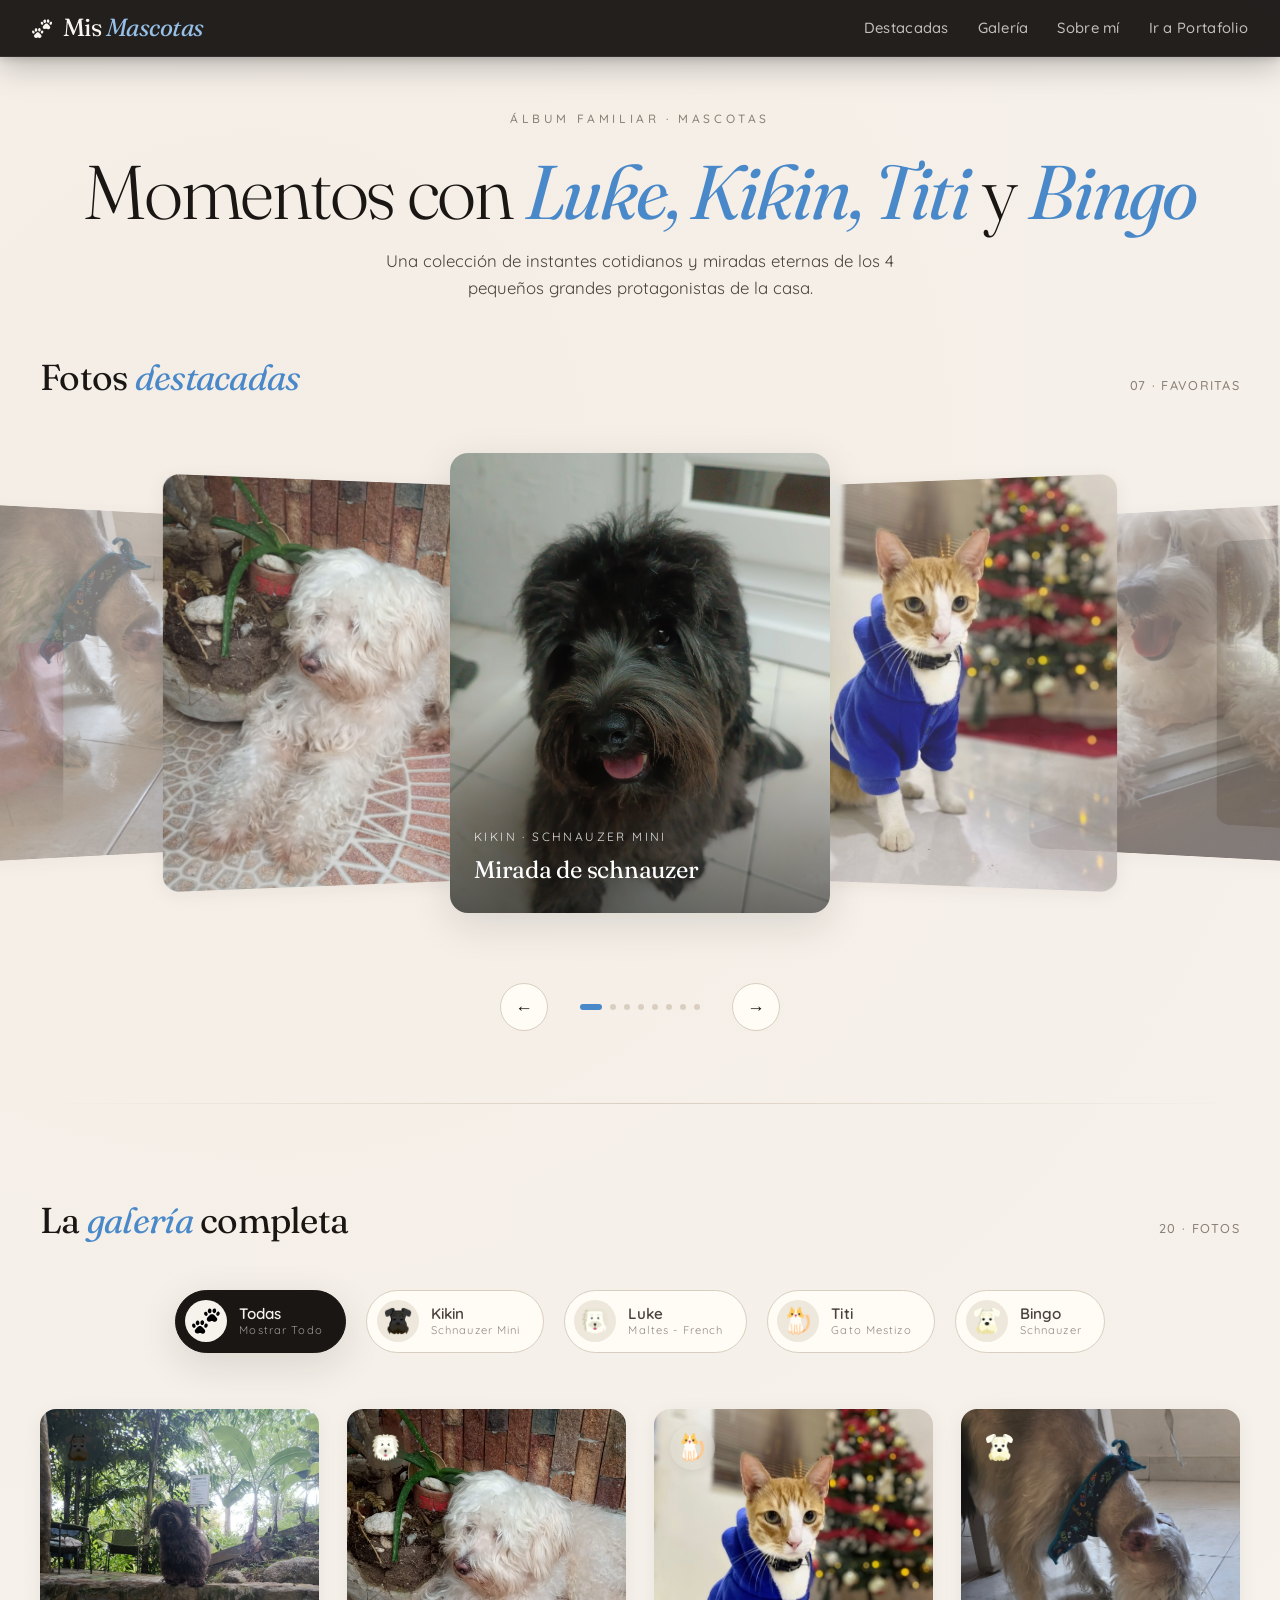
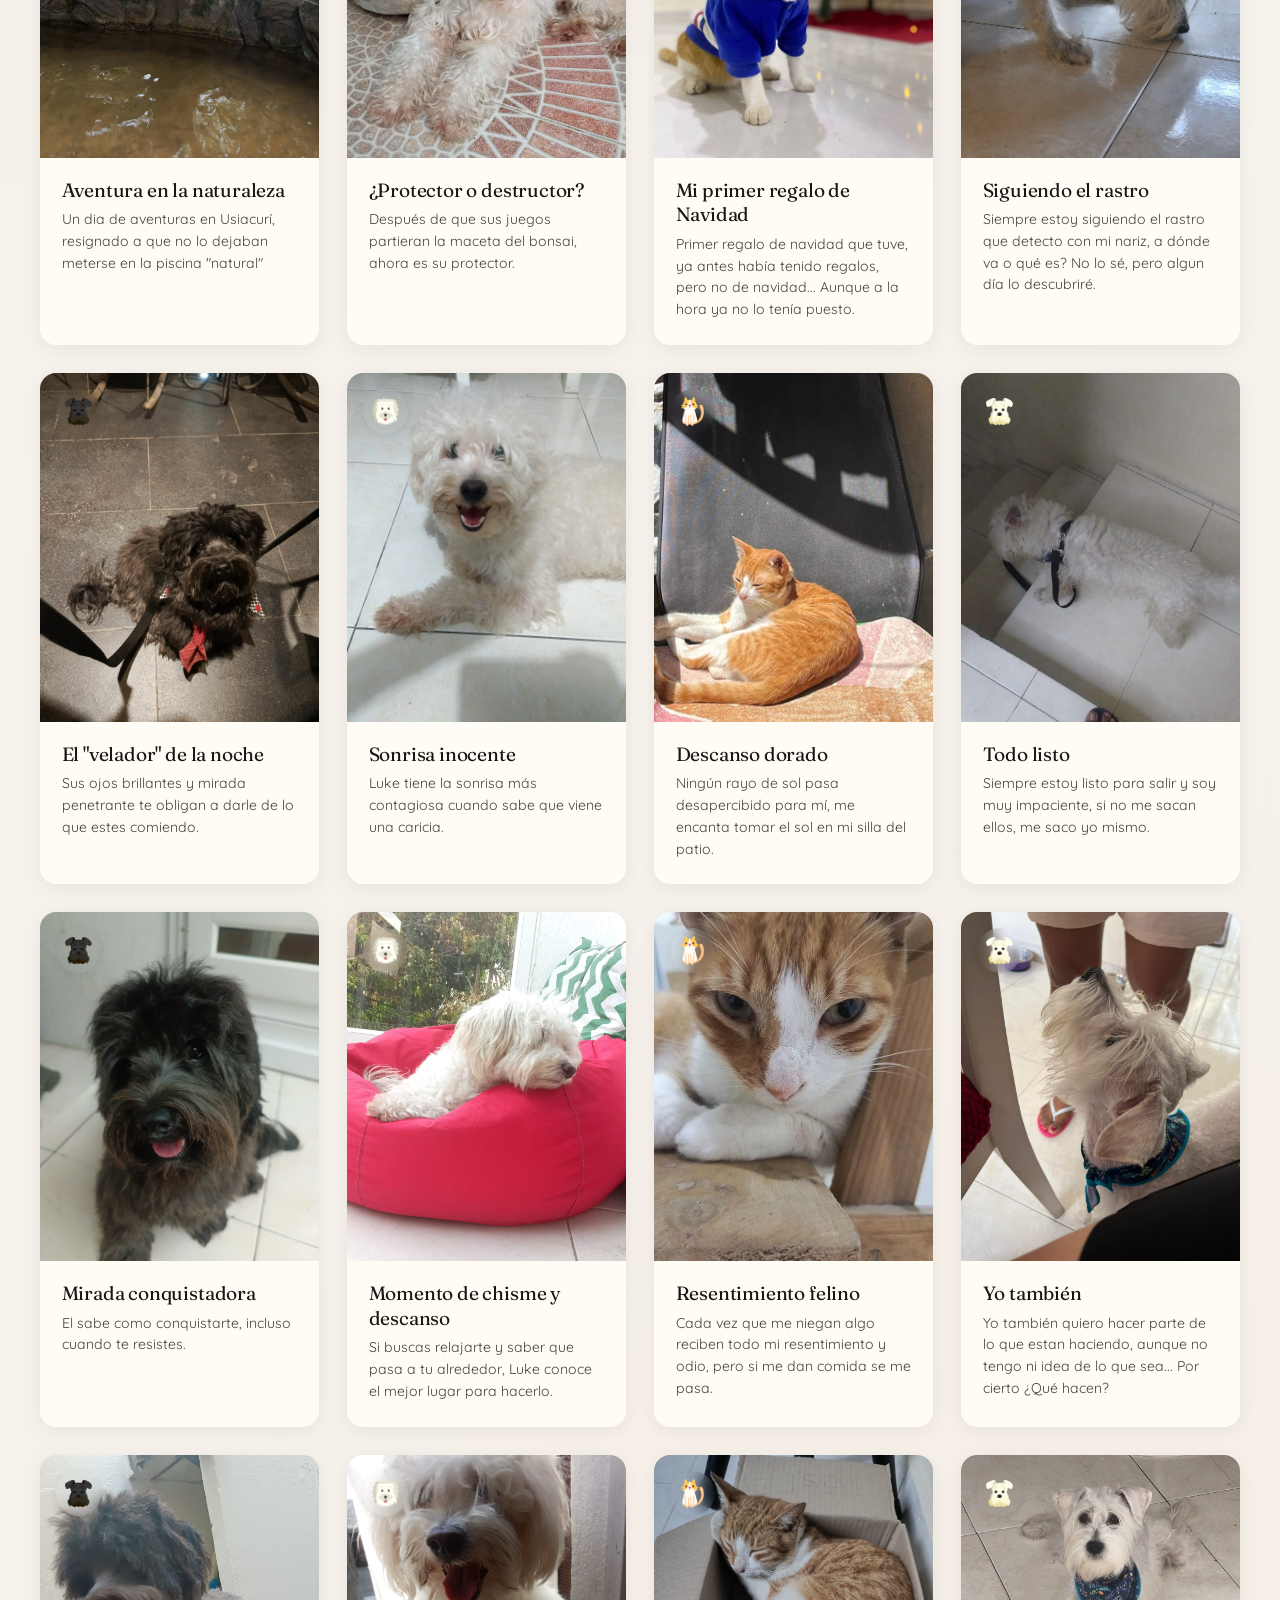
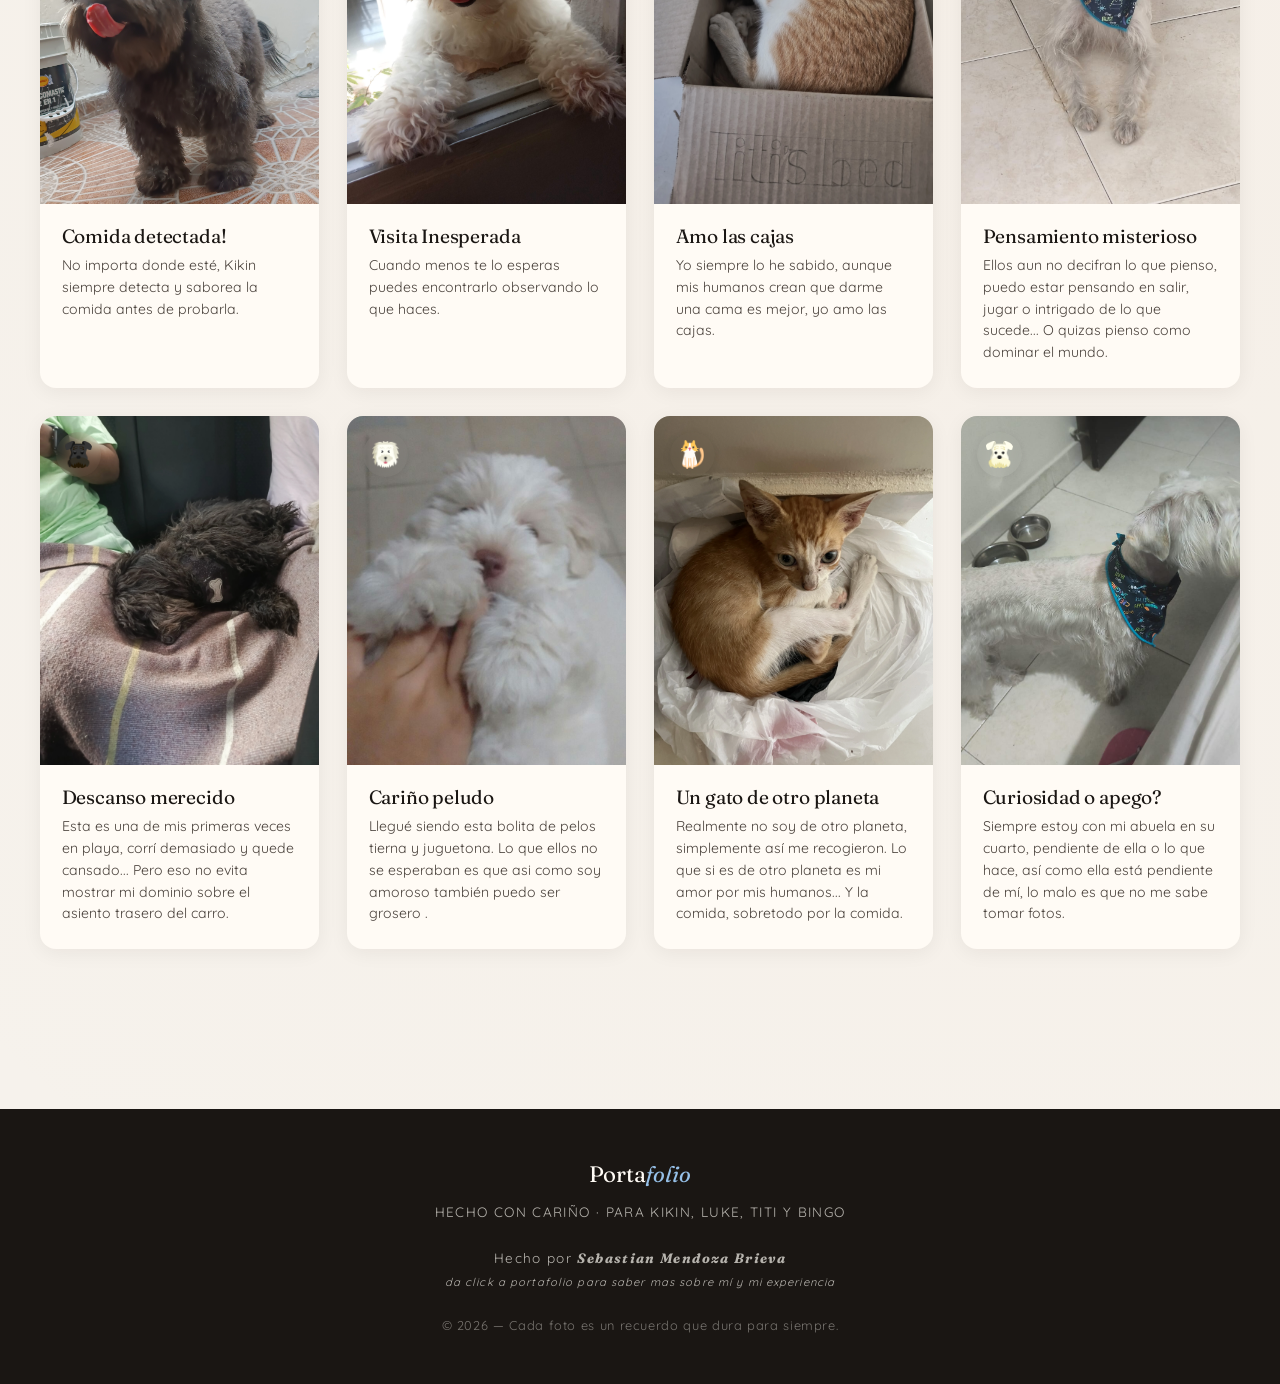
<file: src/views/mascota.html>
<!DOCTYPE html>
<html lang="en">

<head>
    <meta charset="UTF-8">
    <meta name="viewport" content="width=device-width, initial-scale=1.0">
    <link rel="stylesheet" href="/src/css/mascota.css">
    <link href="https://fonts.googleapis.com/css2?family=Quicksand:wght@300;400;500;600;700&family=Fraunces:ital,opsz,wght@0,9..144,300;0,9..144,400;0,9..144,500;1,9..144,400&display=swap" rel="stylesheet">
    <title>Mis Mascotas</title>
</head>

<body>
    <!-- --------------- Header --------------- -->
    <header class="header">
        <div class="header-inner">
            <a href="#" class="logo">
                <svg class="header__icon" xmlns="http://www.w3.org/2000/svg" viewBox="10 20 495 470">
                    <g>
                        <linearGradient id="gradienteLogo" x1="0%" y1="100%" x2="100%" y2="0%">
                            <stop offset="0%" style="stop-color:#bf953f; stop-opacity:1" />
                            <stop offset="40%" style="stop-color:#fcf6ba; stop-opacity:1" />
                            <stop offset="70%" style="stop-color:#b38728; stop-opacity:1" />
                            <stop offset="100%" style="stop-color:r#fbf5b7; stop-opacity:1" />
                        </linearGradient>
                        <path
                            d="M 190.00 483.86 C186.98,483.36 179.10,480.40 172.50,477.29 C161.69,472.20 159.70,471.60 152.44,471.20 C144.53,470.78 144.10,470.88 130.03,476.49 C118.39,481.13 114.25,482.31 108.09,482.73 C94.16,483.68 81.50,478.64 72.14,468.43 C57.93,452.93 55.05,431.54 64.77,413.69 C68.47,406.88 113.64,360.08 121.50,354.90 C136.92,344.75 157.29,343.56 173.72,351.86 C182.05,356.07 183.37,357.29 210.70,386.37 C240.00,417.55 242.01,420.71 242.76,436.75 C243.15,444.95 242.87,447.53 241.03,452.95 C235.35,469.69 221.92,481.18 204.78,483.97 C197.71,485.11 197.58,485.11 190.00,483.86 ZM 38.22 376.93 C30.82,374.00 22.10,365.61 17.65,357.16 C8.10,338.99 9.14,319.02 20.20,307.96 C32.49,295.66 53.00,300.26 64.81,317.95 C70.77,326.88 73.15,333.98 73.75,344.60 C74.33,354.99 72.72,361.55 67.82,368.73 C61.63,377.80 49.15,381.26 38.22,376.93 ZM 244.79 376.86 C239.48,375.37 232.56,368.85 229.37,362.32 C226.08,355.59 225.01,343.07 226.97,334.13 C229.95,320.49 239.31,307.45 249.81,302.29 C254.31,300.08 256.86,299.51 262.00,299.54 C272.75,299.60 279.55,304.39 284.63,315.50 C293.61,335.11 283.33,365.33 264.56,374.52 C258.54,377.46 250.36,378.43 244.79,376.86 ZM 100.82 330.48 C94.25,328.37 85.80,320.38 82.01,312.67 C80.34,309.28 78.24,302.90 77.34,298.50 C73.32,278.83 82.16,256.75 97.21,248.82 C103.01,245.77 114.66,245.60 120.50,248.47 C133.02,254.64 142.00,271.56 142.00,289.00 C142.00,306.19 133.30,322.73 120.94,329.03 C115.47,331.82 106.92,332.44 100.82,330.48 ZM 180.28 325.45 C156.64,313.67 151.61,272.58 171.32,252.17 C188.65,234.21 213.58,242.58 222.24,269.25 C225.16,278.26 225.10,293.23 222.10,301.89 C217.95,313.87 210.53,322.79 201.62,326.51 C195.86,328.92 186.28,328.44 180.28,325.45 ZM 403.63 268.91 C399.97,268.37 393.21,265.89 385.63,262.31 L 373.50 256.57 L 363.50 256.55 C353.85,256.52 353.15,256.68 343.50,260.90 C331.21,266.29 325.14,267.97 317.96,267.99 C300.16,268.03 284.47,257.62 276.25,240.31 C272.95,233.37 272.51,231.49 272.17,223.01 C271.74,211.92 273.86,204.03 279.55,195.55 C281.42,192.77 294.10,179.17 307.72,165.32 C330.87,141.80 332.99,139.92 340.00,136.64 C357.08,128.64 374.56,129.53 390.83,139.24 C397.45,143.18 444.73,192.93 449.71,201.18 C457.72,214.46 457.95,232.13 450.31,246.17 C446.99,252.28 437.88,261.01 431.43,264.28 C422.62,268.75 413.17,270.32 403.63,268.91 ZM 251.19 161.85 C236.25,156.12 224.05,136.45 224.01,118.07 C223.97,93.65 241.98,79.61 261.51,88.84 C286.12,100.49 295.40,139.45 277.69,156.81 C270.40,163.96 261.22,165.71 251.19,161.85 ZM 457.79 161.86 C452.75,160.45 445.43,153.79 442.45,147.90 C441.10,145.24 439.51,139.78 438.92,135.78 C436.23,117.54 447.05,95.23 462.50,87.17 C469.79,83.37 479.64,83.41 486.22,87.27 C501.17,96.06 505.24,119.22 495.43,139.69 C487.50,156.23 471.42,165.70 457.79,161.86 ZM 314.22 115.53 C304.68,112.55 296.91,104.16 291.97,91.50 C289.99,86.43 289.63,83.72 289.65,74.00 C289.68,61.19 291.38,54.76 297.11,45.83 C308.14,28.63 328.49,26.14 342.25,40.30 C359.52,58.07 358.61,92.27 340.43,108.89 C332.27,116.34 323.75,118.51 314.22,115.53 ZM 393.50 110.64 C380.59,104.59 372.04,88.60 372.01,70.46 C371.97,40.16 394.56,19.72 416.33,30.37 C428.92,36.53 437.00,52.01 437.00,69.97 C437.00,84.44 433.48,94.34 425.16,103.29 C419.07,109.83 412.36,112.98 404.50,112.98 C400.30,112.98 397.00,112.28 393.50,110.64 Z" />
                    </g>
                </svg>
                <span>Mis <em>Mascotas</em></span>
            </a>
            <nav class="navegacion">
                <a href="#featured">Destacadas</a>
                <a href="#gallery">Galería</a>
                <a href="#footer">Sobre mí</a>
                <a href="../../index.html">Ir a Portafolio</a>
            </nav>
            <button class="menu__toggle">
            ☰
            </button>
        </div>
    </header>

    <!-- --------------- Hero --------------- -->
    <section class="hero">
        <span class="hero-eyebrow">Álbum familiar · Mascotas</span>
        <h1>Momentos con <em>Luke, Kikin, Titi</em> y <em>Bingo</em></h1>
        <p>Una colección de instantes cotidianos y miradas eternas de los 4 pequeños grandes
            protagonistas de la casa.</p>
    </section>

    <!-- --------------- Carrusel --------------- -->
    <section class="featured" id="featured">
        <div class="section-header">
            <h2 class="section-title">Fotos <em>destacadas</em></h2>
            <span class="section-count">07 · FAVORITAS</span>
        </div>

        <div class="carousel-wrapper">
            <div class="carousel" id="carousel">
                <div class="carousel-item" data-index="0">
                    <img src="/public/imgs/Kikin_picaro.webp" alt="Kikin mirada">
                    <div class="carousel-caption">
                        <div class="carousel-caption-name">KIKIN · Schnauzer Mini</div>
                        <div class="carousel-caption-title">Mirada de schnauzer</div>
                    </div>
                </div>
                <div class="carousel-item" data-index="1">
                    <img src="/public/imgs/Titi_Navidad.jpg" alt="Titi con su primer regalo de navidad">
                    <div class="carousel-caption">
                        <div class="carousel-caption-name">TITI · Gato Mestizo</div>
                        <div class="carousel-caption-title">Navidad felina</div>
                    </div>
                </div>
                <div class="carousel-item" data-index="2">
                    <img src="/public/imgs/Luke_ventana.jpg" alt="Luke en la ventana">
                    <div class="carousel-caption">
                        <div class="carousel-caption-name">LUKE · Maltes - French</div>
                        <div class="carousel-caption-title">Visita sorpresa</div>
                    </div>
                </div>
                <div class="carousel-item" data-index="3">
                    <img src="/public/imgs/Kikin_piscina.webp" alt="Kikin aventurero">
                    <div class="carousel-caption">
                        <div class="carousel-caption-name">KIKIN · Schnauzer Mini</div>
                        <div class="carousel-caption-title">Corazón aventurero</div>
                    </div>
                </div>
                <div class="carousel-item" data-index="4">
                    <img src="/public/imgs/Titi_resentido.jpg" alt="Titi resentido">
                    <div class="carousel-caption">
                        <div class="carousel-caption-name">TITI · Gato Mestizo</div>
                        <div class="carousel-caption-title">Miradas que matan</div>
                    </div>
                </div>
                <div class="carousel-item" data-index="5">
                    <img src="/public/imgs/Luke_puff_balcon.jpeg" alt="Luke nube">
                    <div class="carousel-caption">
                        <div class="carousel-caption-name">LUKE · Maltes - French</div>
                        <div class="carousel-caption-title">Nube blanca</div>
                    </div>
                </div>
                <div class="carousel-item" data-index="6">
                    <img src="/public/imgs/Bingo_oliendo.jpg" alt="Bingo rastreando">
                    <div class="carousel-caption">
                        <div class="carousel-caption-name">BINGO · Schnauzer</div>
                        <div class="carousel-caption-title">Siguiendo el rastro</div>
                    </div>
                </div>
                <div class="carousel-item" data-index="7">
                    <img src="/public/imgs/Luke_bonsai.jpeg" alt="Luke Bonsai">
                    <div class="carousel-caption">
                        <div class="carousel-caption-name">LUKE · PERRO</div>
                        <div class="carousel-caption-title">¿Protector o destructor?</div>
                    </div>
                </div>
            </div>

            <div class="carousel-nav">
                <button class="carousel-btn" id="prevBtn" aria-label="Anterior">←</button>
                <div class="carousel-dots" id="dots"></div>
                <button class="carousel-btn" id="nextBtn" aria-label="Siguiente">→</button>
            </div>
        </div>
    </section>

    <div class="divider">
        <div class="divider-line"></div>
    </div>

    <!-- --------------- GALLERY --------------- -->
    <section class="gallery-section" id="gallery">

        <!-- --------------- Logica de filtrado con css --------------- -->
        <input type="radio" name="filter" id="filter-all" class="filter-radio" checked>
        <input type="radio" name="filter" id="filter-kikin" class="filter-radio">
        <input type="radio" name="filter" id="filter-luke" class="filter-radio">
        <input type="radio" name="filter" id="filter-titi" class="filter-radio">
        <input type="radio" name="filter" id="filter-bingo" class="filter-radio">

        <div class="section-header">
            <h2 class="section-title">La <em>galería</em> completa</h2>
            <span class="section-count">20 · FOTOS</span>
        </div>

        <!-- --------------- Filtros --------------- -->
        <div class="filters">
            <label class="filter-btn" for="filter-all">
                <div class="filter-icon-wrap"><img src="/public/icons/paws_pets.svg" alt=""></div>
                <div class="filter-label">
                    <span class="filter-name">Todas</span>
                    <span class="filter-count">Mostrar Todo</span>
                </div>
            </label>
            <label class="filter-btn" for="filter-kikin">
                <div class="filter-icon-wrap"><img src="/public/icons/Kikin.png" alt="Kikin"></div>
                <div class="filter-label">
                    <span class="filter-name">Kikin</span>
                    <span class="filter-count">Schnauzer Mini</span>
                </div>
            </label>
            <label class="filter-btn" for="filter-luke">
                <div class="filter-icon-wrap"><img src="/public/icons/Luke.png" alt="Luke"></div>
                <div class="filter-label">
                    <span class="filter-name">Luke</span>
                    <span class="filter-count">Maltes - French</span>
                </div>
            </label>
            <label class="filter-btn" for="filter-titi">
                <div class="filter-icon-wrap"><img src="/public/icons/Titi.png" alt="Titi"></div>
                <div class="filter-label">
                    <span class="filter-name">Titi</span>
                    <span class="filter-count">Gato Mestizo</span>
                </div>
            </label>
            <label class="filter-btn" for="filter-bingo">
                <div class="filter-icon-wrap"><img src="/public/icons/Bingo.png" alt="Bingo"></div>
                <div class="filter-label">
                    <span class="filter-name">Bingo</span>
                    <span class="filter-count">Schnauzer</span>
                </div>
            </label>
        </div>

        <!-- --------------- Grid de galeria --------------- -->
        <div class="gallery">

            <article class="photo-card" data-pet="kikin">
                <div class="photo-media">
                    <img src="/public/imgs/Kikin_piscina.webp" alt="Kikin en piscina natural" loading="lazy">
                    <div class="photo-tag">
                        <div class="photo-tag-icon"><img src="/public/icons/Kikin.png" alt=""></div>
                    </div>
                </div>
                <div class="photo-info">
                    <h3 class="photo-title">Aventura en la naturaleza</h3>
                    <p class="photo-desc">Un dia de aventuras en Usiacurí, resignado a que no lo dejaban meterse en la piscina "natural"</p>
                </div>
            </article>

            <article class="photo-card" data-pet="luke">
                <div class="photo-media">
                    <img src="/public/imgs/Luke_bonsai.jpeg" alt="Luke protegiendo el bonsai" loading="lazy">
                    <div class="photo-tag">
                        <div class="photo-tag-icon"><img src="/public/icons/Luke.png" alt=""></div>
                    </div>
                </div>
                <div class="photo-info">
                    <h3 class="photo-title">¿Protector o destructor?</h3>
                    <p class="photo-desc">Después de que sus juegos partieran la maceta del bonsai, ahora es su protector.</p>
                </div>
            </article>

            <article class="photo-card" data-pet="titi">
                <div class="photo-media">
                    <img src="/public/imgs/Titi_Navidad.jpg" alt="Titi y su primer regalo de navidad" loading="lazy">
                    <div class="photo-tag">
                        <div class="photo-tag-icon"><img src="/public/icons/Titi.png" alt=""></div>

                    </div>
                </div>
                <div class="photo-info">
                    <h3 class="photo-title">Mi primer regalo de Navidad</h3>
                    <p class="photo-desc">Primer regalo de navidad que tuve, ya antes había tenido regalos, pero no de navidad... Aunque a la hora ya no lo tenía puesto.</p>
                </div>
            </article>

            <article class="photo-card" data-pet="bingo">
                <div class="photo-media">
                    <img src="/public/imgs/Bingo_oliendo.jpg" alt="Bingo siguiendo un rastro" loading="lazy">
                    <div class="photo-tag">
                        <div class="photo-tag-icon"><img src="/public/icons/Bingo.png" alt=""></div>
                    </div>
                </div>
                <div class="photo-info">
                    <h3 class="photo-title">Siguiendo el rastro</h3>
                    <p class="photo-desc">Siempre estoy siguiendo el rastro que detecto con mi nariz, a dónde va o qué es? No lo sé, pero algun día lo descubriré.</p>
                </div>
            </article>

            <article class="photo-card" data-pet="kikin">
                <div class="photo-media">
                    <img src="/public/imgs/Kikin_velando.webp" alt="Kikin velando en la cena" loading="lazy">
                    <div class="photo-tag">
                        <div class="photo-tag-icon"><img src="/public/icons/Kikin.png" alt=""></div>
                    </div>
                </div>
                <div class="photo-info">
                    <h3 class="photo-title">El "velador" de la noche</h3>
                    <p class="photo-desc">Sus ojos brillantes y mirada penetrante te obligan a darle de lo que estes comiendo.</p>
                </div>
            </article>

            <article class="photo-card" data-pet="luke">
                <div class="photo-media">
                    <img src="/public/imgs/Luke_sonriendo.webp" alt="Luke sonriendo" loading="lazy">
                    <div class="photo-tag">
                        <div class="photo-tag-icon"><img src="/public/icons/Luke.png" alt=""></div>
                    </div>
                </div>
                <div class="photo-info">
                    <h3 class="photo-title">Sonrisa inocente</h3>
                    <p class="photo-desc">Luke tiene la sonrisa más contagiosa cuando sabe que viene una caricia.</p>
                </div>
            </article>

            <article class="photo-card" data-pet="titi">
                <div class="photo-media">
                    <img src="/public/imgs/Titi_sol.jpg" alt="Titi sol" loading="lazy">
                    <div class="photo-tag">
                        <div class="photo-tag-icon"><img src="/public/icons/Titi.png" alt=""></div>
                    </div>
                </div>
                <div class="photo-info">
                    <h3 class="photo-title">Descanso dorado</h3>
                    <p class="photo-desc">Ningún rayo de sol pasa desapercibido para mí, me encanta tomar el sol en mi silla del patio.</p>
                </div>
            </article>

            <article class="photo-card" data-pet="bingo">
                <div class="photo-media">
                    <img src="/public/imgs/Bingo_autoSacandose.jpg" alt="Bingo autosacandose" loading="lazy">
                    <div class="photo-tag">
                        <div class="photo-tag-icon"><img src="/public/icons/Bingo.png" alt=""></div>
                    </div>
                </div>
                <div class="photo-info">
                    <h3 class="photo-title">Todo listo</h3>
                    <p class="photo-desc">Siempre estoy listo para salir y soy muy impaciente, si no me sacan ellos, me saco yo mismo.</p>
                </div>
            </article>

            <article class="photo-card" data-pet="kikin">
                <div class="photo-media">
                    <img src="/public/imgs/Kikin_picaro.webp" alt="Kikin con mirada encantadora" loading="lazy">
                    <div class="photo-tag">
                        <div class="photo-tag-icon"><img src="/public/icons/Kikin.png" alt=""></div>
                    </div>
                </div>
                <div class="photo-info">
                    <h3 class="photo-title">Mirada conquistadora</h3>
                    <p class="photo-desc">El sabe como conquistarte, incluso cuando te resistes.</p>
                </div>
            </article>

            <article class="photo-card" data-pet="luke">
                <div class="photo-media">
                    <img src="/public/imgs/Luke_puff_balcon.jpeg" alt="Luke acostado en un puff en el balcon" loading="lazy">
                    <div class="photo-tag">
                        <div class="photo-tag-icon"><img src="/public/icons/Luke.png" alt=""></div>
                    </div>
                </div>
                <div class="photo-info">
                    <h3 class="photo-title">Momento de chisme y descanso</h3>
                    <p class="photo-desc">Si buscas relajarte y saber que pasa a tu alrededor, Luke conoce el mejor lugar para hacerlo.</p>
                </div>
            </article>

            <article class="photo-card" data-pet="titi">
                <div class="photo-media">
                    <img src="/public/imgs/Titi_resentido.jpg" alt="Titi resentido" loading="lazy">
                    <div class="photo-tag">
                        <div class="photo-tag-icon"><img src="/public/icons/Titi.png" alt=""></div>
                    </div>
                </div>
                <div class="photo-info">
                    <h3 class="photo-title">Resentimiento felino</h3>
                    <p class="photo-desc">Cada vez que me niegan algo reciben todo mi resentimiento y odio, pero si me dan comida se me pasa.</p>
                </div>
            </article>

            <article class="photo-card" data-pet="bingo">
                <div class="photo-media">
                    <img src="/public/imgs/Bingo_chismoso.jpg" alt="Bingo sapito"" loading="lazy">
                    <div class="photo-tag">
                        <div class="photo-tag-icon"><img src="/public/icons/Bingo.png" alt="""></div>
                    </div>
                </div>
                <div class="photo-info">
                    <h3 class="photo-title">Yo también</h3>
                    <p class="photo-desc">Yo también quiero hacer parte de lo que estan haciendo, aunque no tengo ni idea de lo que sea... Por cierto ¿Qué hacen?</p>
                </div>
            </article>

            <article class="photo-card" data-pet="kikin">
                <div class="photo-media">
                    <img src="/public/imgs/Kikin_saboreando.jpeg" alt="Kikin saboreandose" loading="lazy">
                    <div class="photo-tag">
                        <div class="photo-tag-icon"><img src="/public/icons/Kikin.png" alt=""></div>
                    </div>
                </div>
                <div class="photo-info">
                    <h3 class="photo-title">Comida detectada!</h3>
                    <p class="photo-desc">No importa donde esté, Kikin siempre detecta y saborea la comida antes de probarla.</p>
                </div>
            </article>

            <article class="photo-card" data-pet="luke">
                <div class="photo-media">
                    <img src="/public/imgs/Luke_ventana.jpg" alt="Luke asomado por la ventana" loading="lazy">
                    <div class="photo-tag">
                        <div class="photo-tag-icon"><img src="/public/icons/Luke.png" alt=""></div>
                    </div>
                </div>
                <div class="photo-info">
                    <h3 class="photo-title">Visita Inesperada</h3>
                    <p class="photo-desc">Cuando menos te lo esperas puedes encontrarlo observando lo que haces.</p>
                </div>
            </article>

            <article class="photo-card" data-pet="titi">
                <div class="photo-media">
                    <img src="/public/imgs/Titi_camabox.webp" alt="Titi durmiendo en su caja" loading="lazy">
                    <div class="photo-tag">
                        <div class="photo-tag-icon"><img src="/public/icons/Titi.png" alt=""></div>
                    </div>
                </div>
                <div class="photo-info">
                    <h3 class="photo-title">Amo las cajas</h3>
                    <p class="photo-desc">Yo siempre lo he sabido, aunque mis humanos crean que darme una cama es mejor, yo amo las cajas.</p>
                </div>
            </article>

            <article class="photo-card" data-pet="bingo">
                <div class="photo-media">
                    <img src="/public/imgs/Bingo_acostado.jpg" alt="Bingo acostado con mirada intrigante" loading="lazy">
                    <div class="photo-tag">
                        <div class="photo-tag-icon"><img src="/public/icons/Bingo.png" alt=""></div>
                    </div>
                </div>
                <div class="photo-info">
                    <h3 class="photo-title">Pensamiento misterioso</h3>
                    <p class="photo-desc">Ellos aun no decifran lo que pienso, puedo estar pensando en salir, jugar o intrigado de lo que sucede... O quizas pienso como dominar el mundo.</p>
                </div>
            </article>

            <article class="photo-card" data-pet="kikin">
                <div class="photo-media">
                    <img src="/public/imgs/Kikin_cansado.webp" alt="Kikin cansado de correr en la playa" loading="lazy">
                    <div class="photo-tag">
                        <div class="photo-tag-icon"><img src="/public/icons/Kikin.png" alt=""></div>
                    </div>
                </div>
                <div class="photo-info">
                    <h3 class="photo-title">Descanso merecido</h3>
                    <p class="photo-desc">Esta es una de mis primeras veces en playa, corrí demasiado y quede cansado... Pero eso no evita mostrar mi dominio sobre el asiento trasero del carro.</p>
                </div>
            </article>

            <article class="photo-card" data-pet="luke">
                <div class="photo-media">
                    <img src="/public/imgs/Luke_recien_llegado.jpg" alt="Luke de cachorro" loading="lazy">
                    <div class="photo-tag">
                        <div class="photo-tag-icon"><img src="/public/icons/Luke.png" alt=""></div>
                    </div>
                </div>
                <div class="photo-info">
                    <h3 class="photo-title">Cariño peludo</h3>
                    <p class="photo-desc">Llegué siendo esta bolita de pelos tierna y juguetona. Lo que ellos no se esperaban es que asi como soy amoroso también puedo ser grosero .</p>
                </div>
            </article>

            <article class="photo-card" data-pet="titi">
                <div class="photo-media">
                    <img src="/public/imgs/Titi_alien.webp" alt="Titi bebé recien llegado" loading="lazy">
                    <div class="photo-tag">
                        <div class="photo-tag-icon"><img src="/public/icons/Titi.png" alt=""></div>
                    </div>
                </div>
                <div class="photo-info">
                    <h3 class="photo-title">Un gato de otro planeta</h3>
                    <p class="photo-desc">Realmente no soy de otro planeta, simplemente así me recogieron. Lo que si es de otro planeta es mi amor por mis humanos... Y la comida, sobretodo por la comida.</p>
                </div>
            </article>

            <article class="photo-card" data-pet="bingo">
                <div class="photo-media">
                    <img src="/public/imgs/Bingo_cuarto.jpg" alt="Bingo en el cuarto de su abuela observandola" loading="lazy">
                    <div class="photo-tag">
                        <div class="photo-tag-icon"><img src="/public/icons/Bingo.png" alt=""></div>
                    </div>
                </div>
                <div class="photo-info">
                    <h3 class="photo-title">Curiosidad o apego?</h3>
                    <p class="photo-desc">Siempre estoy con mi abuela en su cuarto, pendiente de ella o lo que hace, así como ella está pendiente de mí, lo malo es que no me sabe tomar fotos.</p>
                </div>
            </article>
        </div>
    </section>

    <!-- FOOTER -->
    <footer class="footer" id="footer">
        <div class="footer-content">
            <div class="footer-logo"> <a href="../../index.html"> Porta<em>folio</em></a></div>
            <div class="footer-tag">HECHO CON CARIÑO · PARA KIKIN, LUKE, TITI Y BINGO</div>
             <div class="footer-tag">Hecho por <strong style="font-family: 'Fraunces', serif; font-style: italic;">Sebastian Mendoza Brieva</strong> <br> <em>da click a portafolio para saber mas sobre mí y mi experiencia</em></div>
            <div class="footer-copy">© 2026 — Cada foto es un recuerdo que dura para siempre.</div>
        </div>
    </footer>
<script type="module" src="/src/js/carrusel.js"></script>
<script type="module" src="/src/js/menuHamburguesa.js"></script>
</body>

</html>
</file>
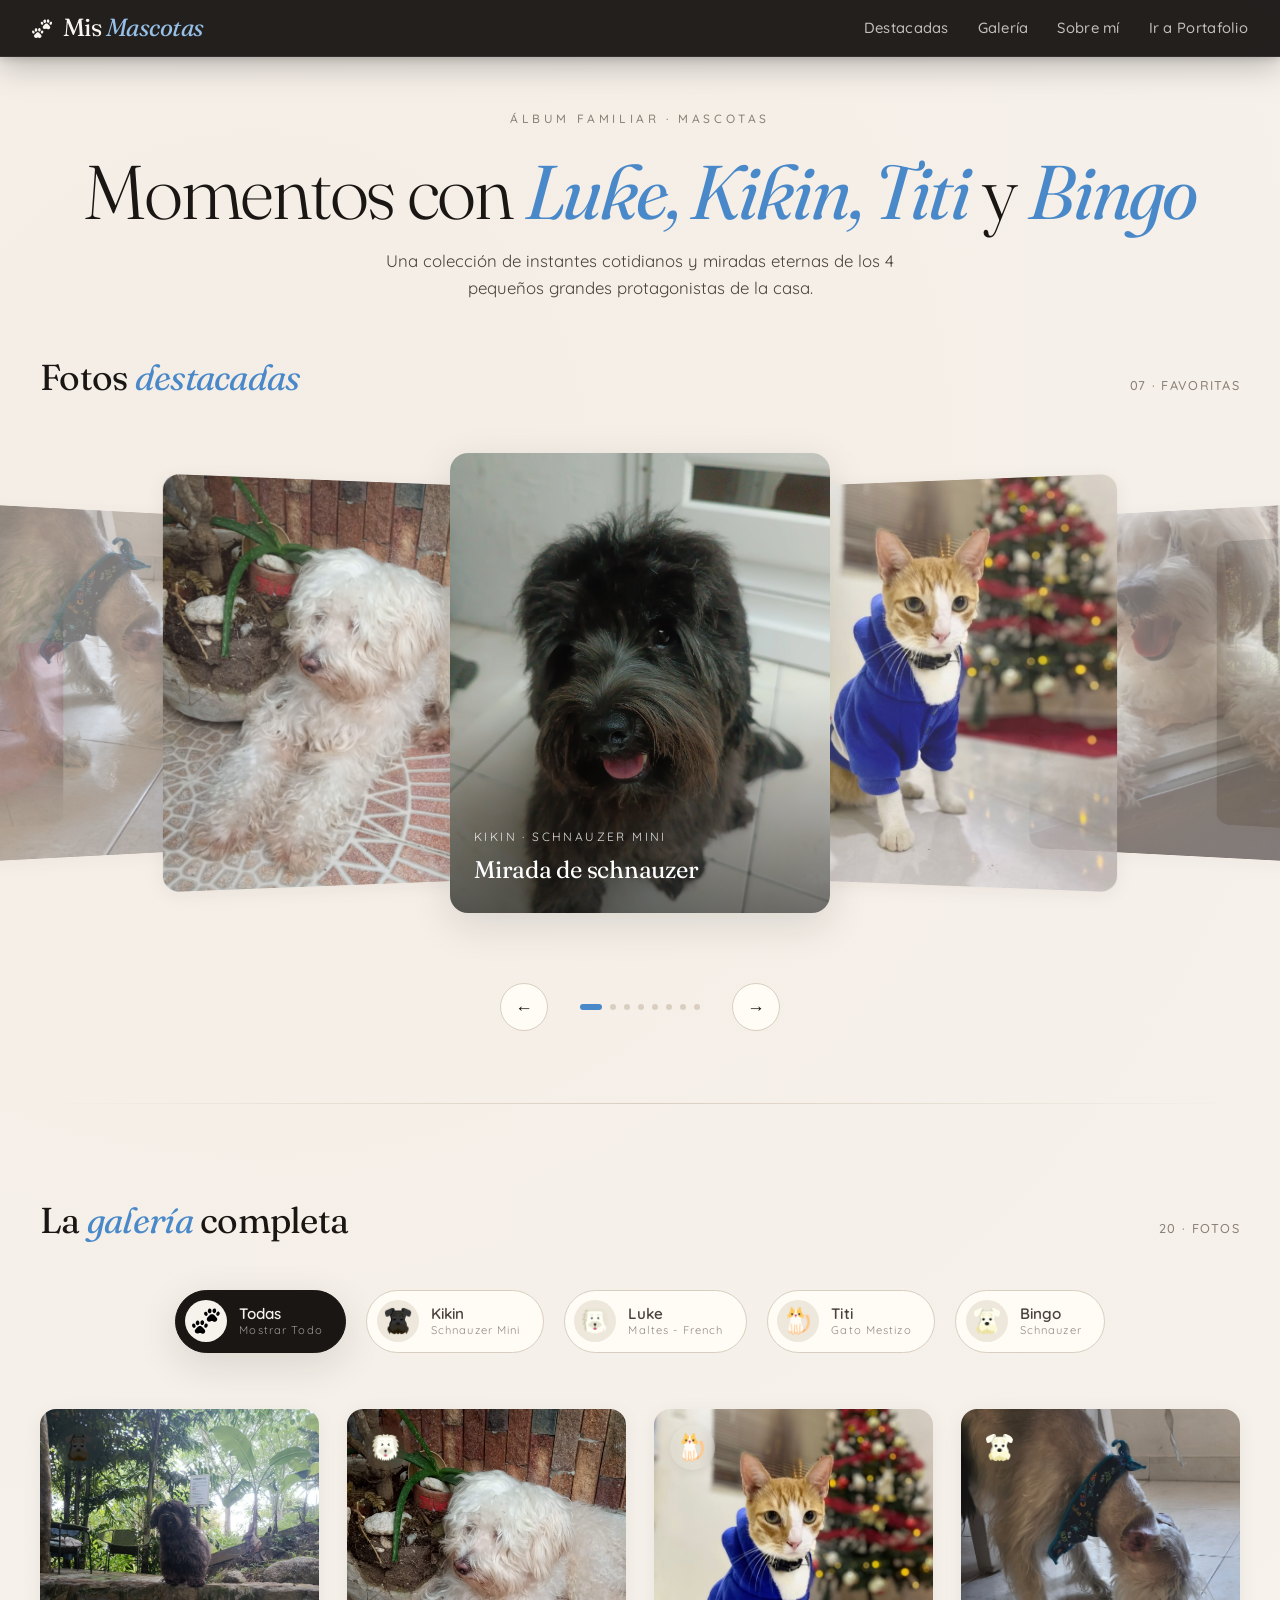
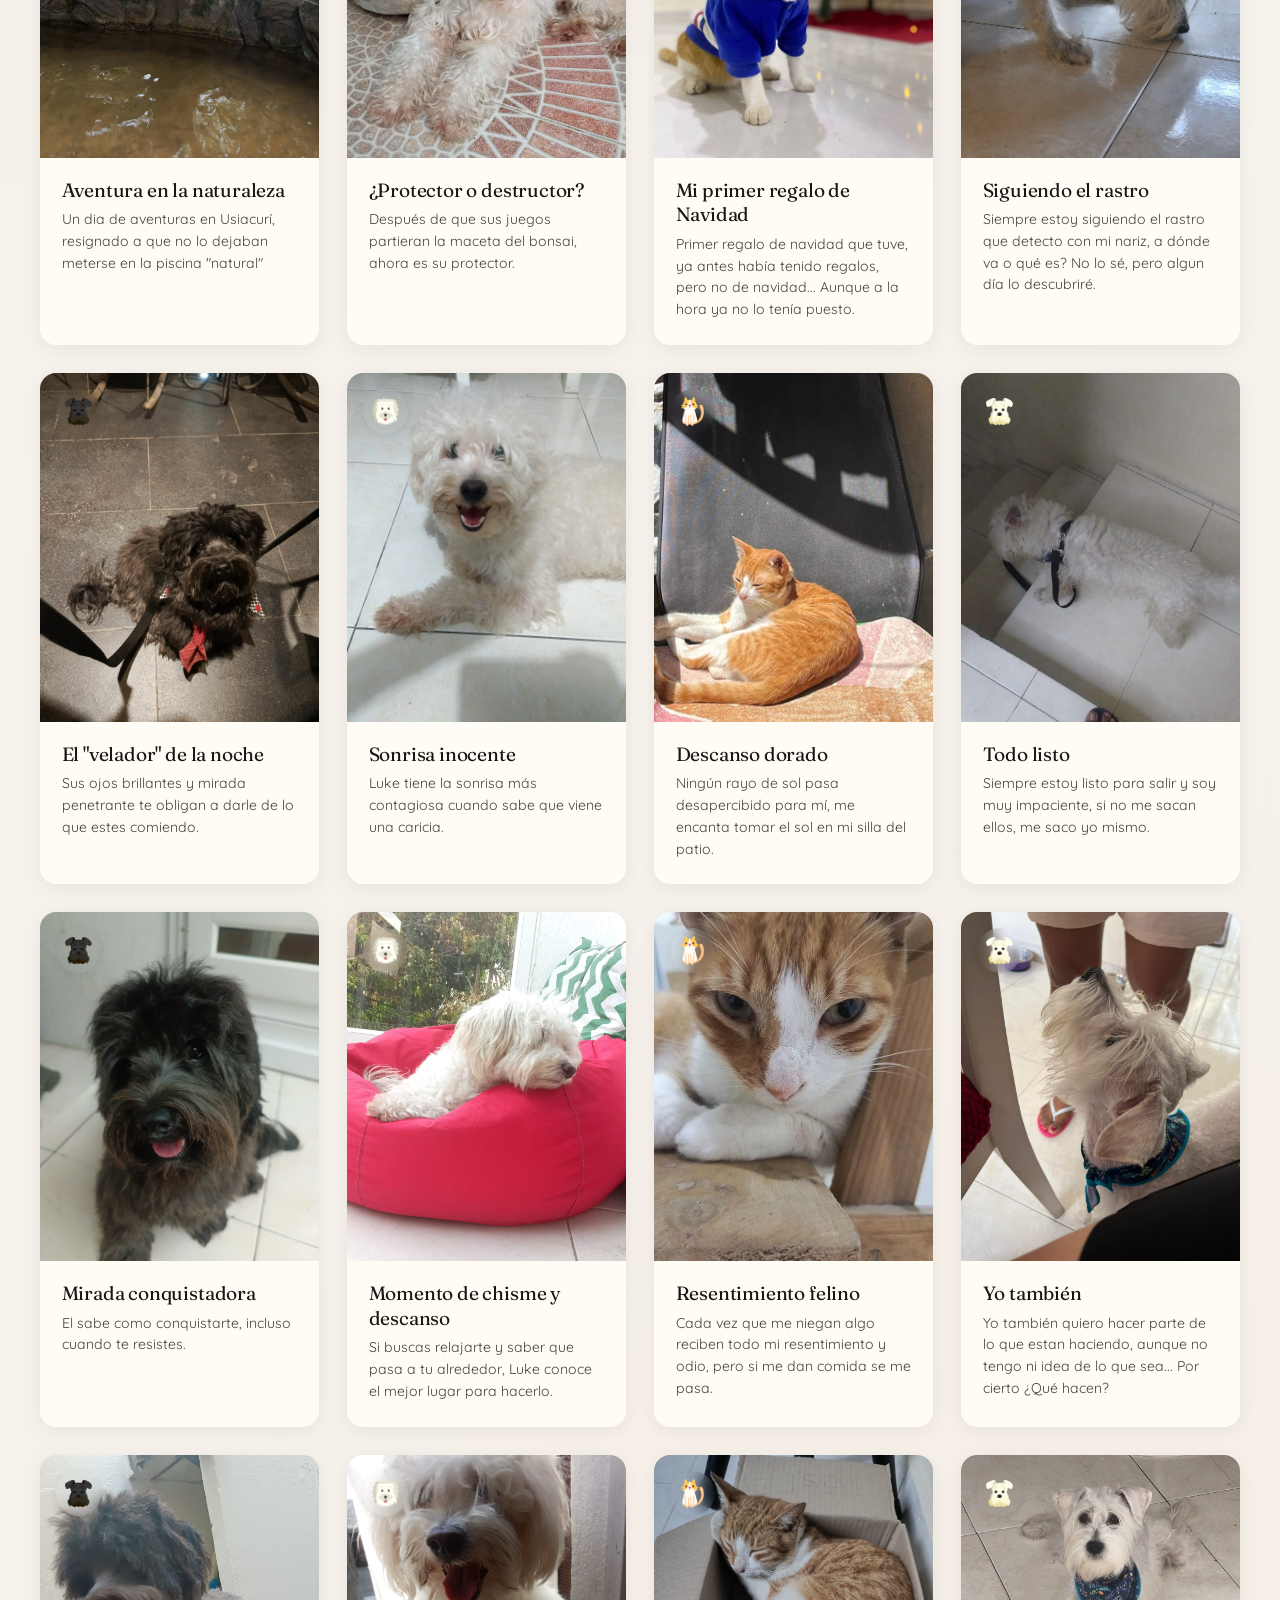
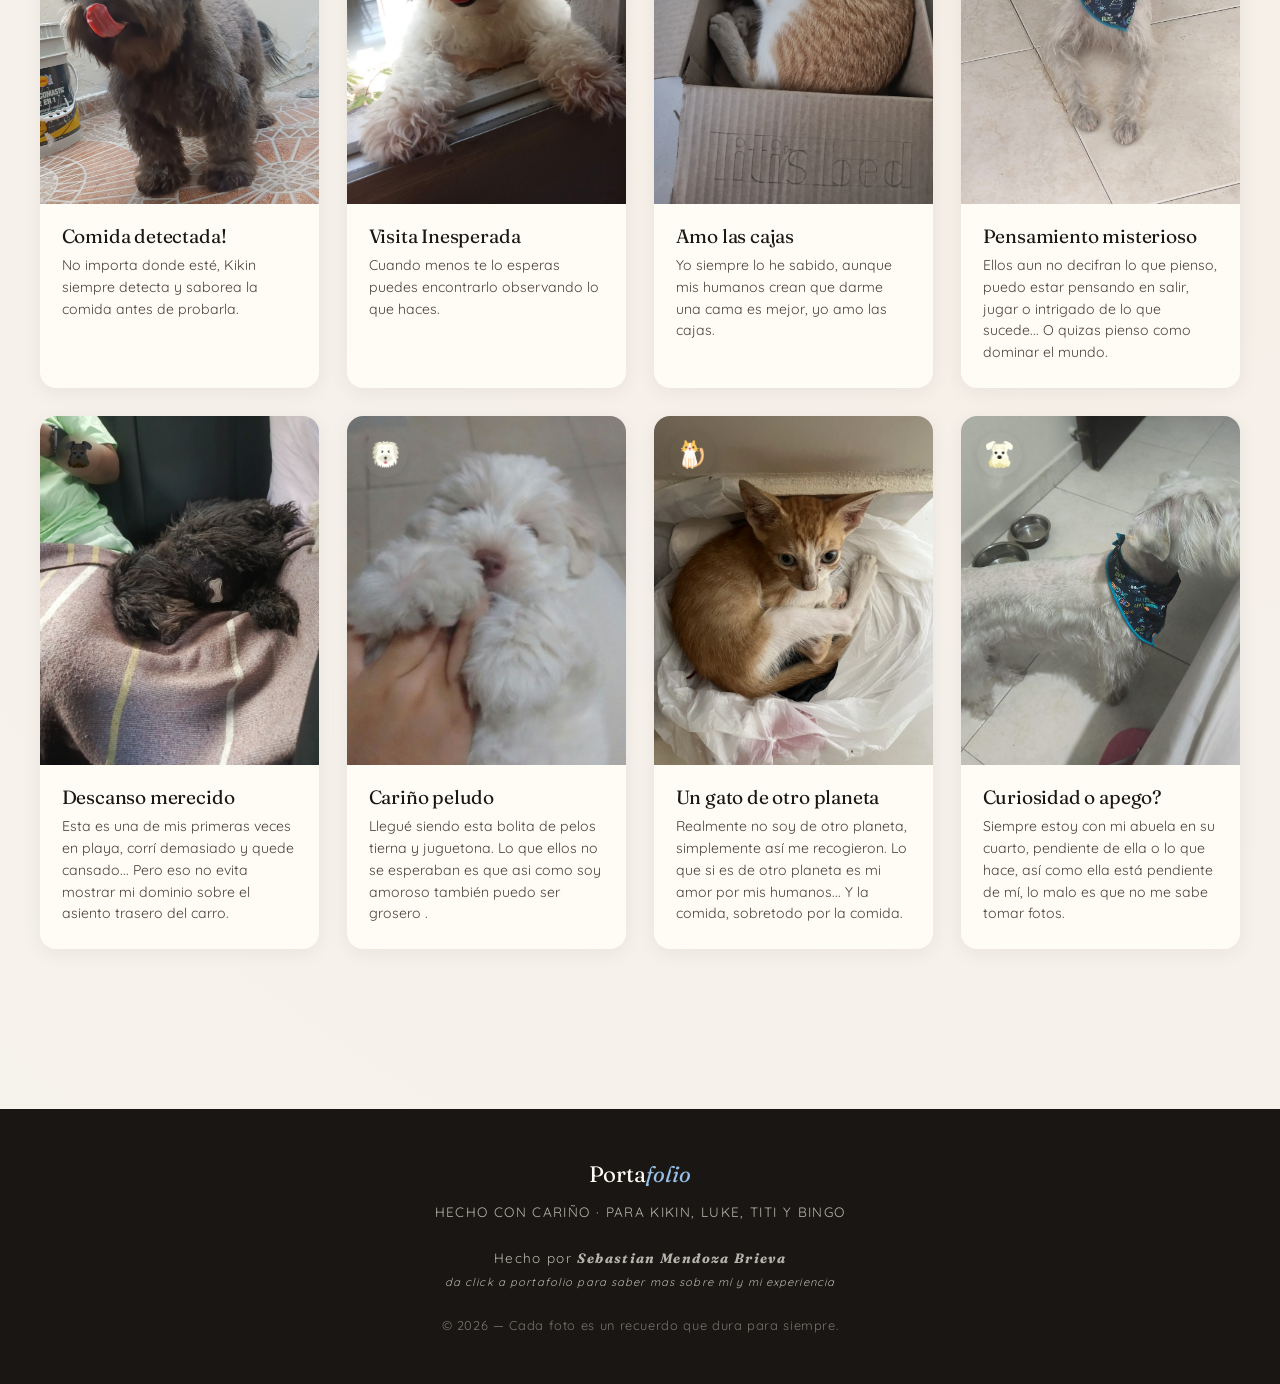
<file: src/views/mascotas.html>
<!DOCTYPE html>
<html lang="en">

<head>
    <meta charset="UTF-8">
    <meta name="viewport" content="width=device-width, initial-scale=1.0">
    <link rel="stylesheet" href="/src/css/mascotas/stylesMascotas.css">
    <link href="https://fonts.googleapis.com/css2?family=Quicksand:wght@300;400;500;600;700&family=Fraunces:ital,opsz,wght@0,9..144,300;0,9..144,400;0,9..144,500;1,9..144,400&display=swap" rel="stylesheet">
    <title>Mis Mascotas</title>
</head>

<body>
    <!-- --------------- Header --------------- -->
    <header class="header">
        <div class="header-inner">
            <a href="#" class="logo">
                <svg class="header__icon" xmlns="http://www.w3.org/2000/svg" viewBox="10 20 495 470">
                    <g>
                        <linearGradient id="gradienteLogo" x1="0%" y1="100%" x2="100%" y2="0%">
                            <stop offset="0%" style="stop-color:#bf953f; stop-opacity:1" />
                            <stop offset="40%" style="stop-color:#fcf6ba; stop-opacity:1" />
                            <stop offset="70%" style="stop-color:#b38728; stop-opacity:1" />
                            <stop offset="100%" style="stop-color:r#fbf5b7; stop-opacity:1" />
                        </linearGradient>
                        <path
                            d="M 190.00 483.86 C186.98,483.36 179.10,480.40 172.50,477.29 C161.69,472.20 159.70,471.60 152.44,471.20 C144.53,470.78 144.10,470.88 130.03,476.49 C118.39,481.13 114.25,482.31 108.09,482.73 C94.16,483.68 81.50,478.64 72.14,468.43 C57.93,452.93 55.05,431.54 64.77,413.69 C68.47,406.88 113.64,360.08 121.50,354.90 C136.92,344.75 157.29,343.56 173.72,351.86 C182.05,356.07 183.37,357.29 210.70,386.37 C240.00,417.55 242.01,420.71 242.76,436.75 C243.15,444.95 242.87,447.53 241.03,452.95 C235.35,469.69 221.92,481.18 204.78,483.97 C197.71,485.11 197.58,485.11 190.00,483.86 ZM 38.22 376.93 C30.82,374.00 22.10,365.61 17.65,357.16 C8.10,338.99 9.14,319.02 20.20,307.96 C32.49,295.66 53.00,300.26 64.81,317.95 C70.77,326.88 73.15,333.98 73.75,344.60 C74.33,354.99 72.72,361.55 67.82,368.73 C61.63,377.80 49.15,381.26 38.22,376.93 ZM 244.79 376.86 C239.48,375.37 232.56,368.85 229.37,362.32 C226.08,355.59 225.01,343.07 226.97,334.13 C229.95,320.49 239.31,307.45 249.81,302.29 C254.31,300.08 256.86,299.51 262.00,299.54 C272.75,299.60 279.55,304.39 284.63,315.50 C293.61,335.11 283.33,365.33 264.56,374.52 C258.54,377.46 250.36,378.43 244.79,376.86 ZM 100.82 330.48 C94.25,328.37 85.80,320.38 82.01,312.67 C80.34,309.28 78.24,302.90 77.34,298.50 C73.32,278.83 82.16,256.75 97.21,248.82 C103.01,245.77 114.66,245.60 120.50,248.47 C133.02,254.64 142.00,271.56 142.00,289.00 C142.00,306.19 133.30,322.73 120.94,329.03 C115.47,331.82 106.92,332.44 100.82,330.48 ZM 180.28 325.45 C156.64,313.67 151.61,272.58 171.32,252.17 C188.65,234.21 213.58,242.58 222.24,269.25 C225.16,278.26 225.10,293.23 222.10,301.89 C217.95,313.87 210.53,322.79 201.62,326.51 C195.86,328.92 186.28,328.44 180.28,325.45 ZM 403.63 268.91 C399.97,268.37 393.21,265.89 385.63,262.31 L 373.50 256.57 L 363.50 256.55 C353.85,256.52 353.15,256.68 343.50,260.90 C331.21,266.29 325.14,267.97 317.96,267.99 C300.16,268.03 284.47,257.62 276.25,240.31 C272.95,233.37 272.51,231.49 272.17,223.01 C271.74,211.92 273.86,204.03 279.55,195.55 C281.42,192.77 294.10,179.17 307.72,165.32 C330.87,141.80 332.99,139.92 340.00,136.64 C357.08,128.64 374.56,129.53 390.83,139.24 C397.45,143.18 444.73,192.93 449.71,201.18 C457.72,214.46 457.95,232.13 450.31,246.17 C446.99,252.28 437.88,261.01 431.43,264.28 C422.62,268.75 413.17,270.32 403.63,268.91 ZM 251.19 161.85 C236.25,156.12 224.05,136.45 224.01,118.07 C223.97,93.65 241.98,79.61 261.51,88.84 C286.12,100.49 295.40,139.45 277.69,156.81 C270.40,163.96 261.22,165.71 251.19,161.85 ZM 457.79 161.86 C452.75,160.45 445.43,153.79 442.45,147.90 C441.10,145.24 439.51,139.78 438.92,135.78 C436.23,117.54 447.05,95.23 462.50,87.17 C469.79,83.37 479.64,83.41 486.22,87.27 C501.17,96.06 505.24,119.22 495.43,139.69 C487.50,156.23 471.42,165.70 457.79,161.86 ZM 314.22 115.53 C304.68,112.55 296.91,104.16 291.97,91.50 C289.99,86.43 289.63,83.72 289.65,74.00 C289.68,61.19 291.38,54.76 297.11,45.83 C308.14,28.63 328.49,26.14 342.25,40.30 C359.52,58.07 358.61,92.27 340.43,108.89 C332.27,116.34 323.75,118.51 314.22,115.53 ZM 393.50 110.64 C380.59,104.59 372.04,88.60 372.01,70.46 C371.97,40.16 394.56,19.72 416.33,30.37 C428.92,36.53 437.00,52.01 437.00,69.97 C437.00,84.44 433.48,94.34 425.16,103.29 C419.07,109.83 412.36,112.98 404.50,112.98 C400.30,112.98 397.00,112.28 393.50,110.64 Z" />
                    </g>
                </svg>
                <span>Mis <em>Mascotas</em></span>
            </a>
            <nav class="navegacion">
                <a href="#featured">Destacadas</a>
                <a href="#gallery">Galería</a>
                <a href="#footer">Sobre mí</a>
                <a href="../../index.html">Ir a Portafolio</a>
            </nav>
            <button class="menu__toggle">
            ☰
            </button>
        </div>
    </header>

    <!-- --------------- Hero --------------- -->
    <section class="hero">
        <span class="hero-eyebrow">Álbum familiar · Mascotas</span>
        <h1>Momentos con <em>Luke, Kikin, Titi</em> y <em>Bingo</em></h1>
        <p>Una colección de instantes cotidianos y miradas eternas de los 4 pequeños grandes
            protagonistas de la casa.</p>
    </section>

    <!-- --------------- Carrusel --------------- -->
    <section class="featured" id="featured">
        <div class="section-header">
            <h2 class="section-title">Fotos <em>destacadas</em></h2>
            <span class="section-count">07 · FAVORITAS</span>
        </div>

        <div class="carousel-wrapper">
            <div class="carousel" id="carousel">
                <div class="carousel-item" data-index="0">
                    <img src="/public/imgs/Kikin_picaro.webp" alt="Kikin mirada">
                    <div class="carousel-caption">
                        <div class="carousel-caption-name">KIKIN · Schnauzer Mini</div>
                        <div class="carousel-caption-title">Mirada de schnauzer</div>
                    </div>
                </div>
                <div class="carousel-item" data-index="1">
                    <img src="/public/imgs/Titi_Navidad.jpg" alt="Titi con su primer regalo de navidad">
                    <div class="carousel-caption">
                        <div class="carousel-caption-name">TITI · Gato Mestizo</div>
                        <div class="carousel-caption-title">Navidad felina</div>
                    </div>
                </div>
                <div class="carousel-item" data-index="2">
                    <img src="/public/imgs/Luke_ventana.jpg" alt="Luke en la ventana">
                    <div class="carousel-caption">
                        <div class="carousel-caption-name">LUKE · Maltes - French</div>
                        <div class="carousel-caption-title">Visita sorpresa</div>
                    </div>
                </div>
                <div class="carousel-item" data-index="3">
                    <img src="/public/imgs/Kikin_piscina.webp" alt="Kikin aventurero">
                    <div class="carousel-caption">
                        <div class="carousel-caption-name">KIKIN · Schnauzer Mini</div>
                        <div class="carousel-caption-title">Corazón aventurero</div>
                    </div>
                </div>
                <div class="carousel-item" data-index="4">
                    <img src="/public/imgs/Titi_resentido.jpg" alt="Titi resentido">
                    <div class="carousel-caption">
                        <div class="carousel-caption-name">TITI · Gato Mestizo</div>
                        <div class="carousel-caption-title">Miradas que matan</div>
                    </div>
                </div>
                <div class="carousel-item" data-index="5">
                    <img src="/public/imgs/Luke_puff_balcon.jpeg" alt="Luke nube">
                    <div class="carousel-caption">
                        <div class="carousel-caption-name">LUKE · Maltes - French</div>
                        <div class="carousel-caption-title">Nube blanca</div>
                    </div>
                </div>
                <div class="carousel-item" data-index="6">
                    <img src="/public/imgs/Bingo_oliendo.jpg" alt="Bingo rastreando">
                    <div class="carousel-caption">
                        <div class="carousel-caption-name">BINGO · Schnauzer</div>
                        <div class="carousel-caption-title">Siguiendo el rastro</div>
                    </div>
                </div>
                <div class="carousel-item" data-index="7">
                    <img src="/public/imgs/Luke_bonsai.jpeg" alt="Luke Bonsai">
                    <div class="carousel-caption">
                        <div class="carousel-caption-name">LUKE · PERRO</div>
                        <div class="carousel-caption-title">¿Protector o destructor?</div>
                    </div>
                </div>
            </div>

            <div class="carousel-nav">
                <button class="carousel-btn" id="prevBtn" aria-label="Anterior">←</button>
                <div class="carousel-dots" id="dots"></div>
                <button class="carousel-btn" id="nextBtn" aria-label="Siguiente">→</button>
            </div>
        </div>
    </section>

    <div class="divider">
        <div class="divider-line"></div>
    </div>

    <!-- --------------- GALLERY --------------- -->
    <section class="gallery-section" id="gallery">

        <!-- --------------- Logica de filtrado con css --------------- -->
        <input type="radio" name="filter" id="filter-all" class="filter-radio" checked>
        <input type="radio" name="filter" id="filter-kikin" class="filter-radio">
        <input type="radio" name="filter" id="filter-luke" class="filter-radio">
        <input type="radio" name="filter" id="filter-titi" class="filter-radio">
        <input type="radio" name="filter" id="filter-bingo" class="filter-radio">

        <div class="section-header">
            <h2 class="section-title">La <em>galería</em> completa</h2>
            <span class="section-count">20 · FOTOS</span>
        </div>

        <!-- --------------- Filtros --------------- -->
        <div class="filters">
            <label class="filter-btn" for="filter-all">
                <div class="filter-icon-wrap"><img src="/public/icons/paws_pets.svg" alt=""></div>
                <div class="filter-label">
                    <span class="filter-name">Todas</span>
                    <span class="filter-count">Mostrar Todo</span>
                </div>
            </label>
            <label class="filter-btn" for="filter-kikin">
                <div class="filter-icon-wrap"><img src="/public/icons/Kikin.png" alt="Kikin"></div>
                <div class="filter-label">
                    <span class="filter-name">Kikin</span>
                    <span class="filter-count">Schnauzer Mini</span>
                </div>
            </label>
            <label class="filter-btn" for="filter-luke">
                <div class="filter-icon-wrap"><img src="/public/icons/Luke.png" alt="Luke"></div>
                <div class="filter-label">
                    <span class="filter-name">Luke</span>
                    <span class="filter-count">Maltes - French</span>
                </div>
            </label>
            <label class="filter-btn" for="filter-titi">
                <div class="filter-icon-wrap"><img src="/public/icons/Titi.png" alt="Titi"></div>
                <div class="filter-label">
                    <span class="filter-name">Titi</span>
                    <span class="filter-count">Gato Mestizo</span>
                </div>
            </label>
            <label class="filter-btn" for="filter-bingo">
                <div class="filter-icon-wrap"><img src="/public/icons/Bingo.png" alt="Bingo"></div>
                <div class="filter-label">
                    <span class="filter-name">Bingo</span>
                    <span class="filter-count">Schnauzer</span>
                </div>
            </label>
        </div>

        <!-- --------------- Grid de galeria --------------- -->
        <div class="gallery">

            <article class="photo-card" data-pet="kikin">
                <div class="photo-media">
                    <img src="/public/imgs/Kikin_piscina.webp" alt="Kikin en piscina natural" loading="lazy">
                    <div class="photo-tag">
                        <div class="photo-tag-icon"><img src="/public/icons/Kikin.png" alt=""></div>
                    </div>
                </div>
                <div class="photo-info">
                    <h3 class="photo-title">Aventura en la naturaleza</h3>
                    <p class="photo-desc">Un dia de aventuras en Usiacurí, resignado a que no lo dejaban meterse en la piscina "natural"</p>
                </div>
            </article>

            <article class="photo-card" data-pet="luke">
                <div class="photo-media">
                    <img src="/public/imgs/Luke_bonsai.jpeg" alt="Luke protegiendo el bonsai" loading="lazy">
                    <div class="photo-tag">
                        <div class="photo-tag-icon"><img src="/public/icons/Luke.png" alt=""></div>
                    </div>
                </div>
                <div class="photo-info">
                    <h3 class="photo-title">¿Protector o destructor?</h3>
                    <p class="photo-desc">Después de que sus juegos partieran la maceta del bonsai, ahora es su protector.</p>
                </div>
            </article>

            <article class="photo-card" data-pet="titi">
                <div class="photo-media">
                    <img src="/public/imgs/Titi_Navidad.jpg" alt="Titi y su primer regalo de navidad" loading="lazy">
                    <div class="photo-tag">
                        <div class="photo-tag-icon"><img src="/public/icons/Titi.png" alt=""></div>

                    </div>
                </div>
                <div class="photo-info">
                    <h3 class="photo-title">Mi primer regalo de Navidad</h3>
                    <p class="photo-desc">Primer regalo de navidad que tuve, ya antes había tenido regalos, pero no de navidad... Aunque a la hora ya no lo tenía puesto.</p>
                </div>
            </article>

            <article class="photo-card" data-pet="bingo">
                <div class="photo-media">
                    <img src="/public/imgs/Bingo_oliendo.jpg" alt="Bingo siguiendo un rastro" loading="lazy">
                    <div class="photo-tag">
                        <div class="photo-tag-icon"><img src="/public/icons/Bingo.png" alt=""></div>
                    </div>
                </div>
                <div class="photo-info">
                    <h3 class="photo-title">Siguiendo el rastro</h3>
                    <p class="photo-desc">Siempre estoy siguiendo el rastro que detecto con mi nariz, a dónde va o qué es? No lo sé, pero algun día lo descubriré.</p>
                </div>
            </article>

            <article class="photo-card" data-pet="kikin">
                <div class="photo-media">
                    <img src="/public/imgs/Kikin_velando.webp" alt="Kikin velando en la cena" loading="lazy">
                    <div class="photo-tag">
                        <div class="photo-tag-icon"><img src="/public/icons/Kikin.png" alt=""></div>
                    </div>
                </div>
                <div class="photo-info">
                    <h3 class="photo-title">El "velador" de la noche</h3>
                    <p class="photo-desc">Sus ojos brillantes y mirada penetrante te obligan a darle de lo que estes comiendo.</p>
                </div>
            </article>

            <article class="photo-card" data-pet="luke">
                <div class="photo-media">
                    <img src="/public/imgs/Luke_sonriendo.webp" alt="Luke sonriendo" loading="lazy">
                    <div class="photo-tag">
                        <div class="photo-tag-icon"><img src="/public/icons/Luke.png" alt=""></div>
                    </div>
                </div>
                <div class="photo-info">
                    <h3 class="photo-title">Sonrisa inocente</h3>
                    <p class="photo-desc">Luke tiene la sonrisa más contagiosa cuando sabe que viene una caricia.</p>
                </div>
            </article>

            <article class="photo-card" data-pet="titi">
                <div class="photo-media">
                    <img src="/public/imgs/Titi_sol.jpg" alt="Titi sol" loading="lazy">
                    <div class="photo-tag">
                        <div class="photo-tag-icon"><img src="/public/icons/Titi.png" alt=""></div>
                    </div>
                </div>
                <div class="photo-info">
                    <h3 class="photo-title">Descanso dorado</h3>
                    <p class="photo-desc">Ningún rayo de sol pasa desapercibido para mí, me encanta tomar el sol en mi silla del patio.</p>
                </div>
            </article>

            <article class="photo-card" data-pet="bingo">
                <div class="photo-media">
                    <img src="/public/imgs/Bingo_autoSacandose.jpg" alt="Bingo autosacandose" loading="lazy">
                    <div class="photo-tag">
                        <div class="photo-tag-icon"><img src="/public/icons/Bingo.png" alt=""></div>
                    </div>
                </div>
                <div class="photo-info">
                    <h3 class="photo-title">Todo listo</h3>
                    <p class="photo-desc">Siempre estoy listo para salir y soy muy impaciente, si no me sacan ellos, me saco yo mismo.</p>
                </div>
            </article>

            <article class="photo-card" data-pet="kikin">
                <div class="photo-media">
                    <img src="/public/imgs/Kikin_picaro.webp" alt="Kikin con mirada encantadora" loading="lazy">
                    <div class="photo-tag">
                        <div class="photo-tag-icon"><img src="/public/icons/Kikin.png" alt=""></div>
                    </div>
                </div>
                <div class="photo-info">
                    <h3 class="photo-title">Mirada conquistadora</h3>
                    <p class="photo-desc">El sabe como conquistarte, incluso cuando te resistes.</p>
                </div>
            </article>

            <article class="photo-card" data-pet="luke">
                <div class="photo-media">
                    <img src="/public/imgs/Luke_puff_balcon.jpeg" alt="Luke acostado en un puff en el balcon" loading="lazy">
                    <div class="photo-tag">
                        <div class="photo-tag-icon"><img src="/public/icons/Luke.png" alt=""></div>
                    </div>
                </div>
                <div class="photo-info">
                    <h3 class="photo-title">Momento de chisme y descanso</h3>
                    <p class="photo-desc">Si buscas relajarte y saber que pasa a tu alrededor, Luke conoce el mejor lugar para hacerlo.</p>
                </div>
            </article>

            <article class="photo-card" data-pet="titi">
                <div class="photo-media">
                    <img src="/public/imgs/Titi_resentido.jpg" alt="Titi resentido" loading="lazy">
                    <div class="photo-tag">
                        <div class="photo-tag-icon"><img src="/public/icons/Titi.png" alt=""></div>
                    </div>
                </div>
                <div class="photo-info">
                    <h3 class="photo-title">Resentimiento felino</h3>
                    <p class="photo-desc">Cada vez que me niegan algo reciben todo mi resentimiento y odio, pero si me dan comida se me pasa.</p>
                </div>
            </article>

            <article class="photo-card" data-pet="bingo">
                <div class="photo-media">
                    <img src="/public/imgs/Bingo_chismoso.jpg" alt="Bingo sapito"" loading="lazy">
                    <div class="photo-tag">
                        <div class="photo-tag-icon"><img src="/public/icons/Bingo.png" alt="""></div>
                    </div>
                </div>
                <div class="photo-info">
                    <h3 class="photo-title">Yo también</h3>
                    <p class="photo-desc">Yo también quiero hacer parte de lo que estan haciendo, aunque no tengo ni idea de lo que sea... Por cierto ¿Qué hacen?</p>
                </div>
            </article>

            <article class="photo-card" data-pet="kikin">
                <div class="photo-media">
                    <img src="/public/imgs/Kikin_saboreando.jpeg" alt="Kikin saboreandose" loading="lazy">
                    <div class="photo-tag">
                        <div class="photo-tag-icon"><img src="/public/icons/Kikin.png" alt=""></div>
                    </div>
                </div>
                <div class="photo-info">
                    <h3 class="photo-title">Comida detectada!</h3>
                    <p class="photo-desc">No importa donde esté, Kikin siempre detecta y saborea la comida antes de probarla.</p>
                </div>
            </article>

            <article class="photo-card" data-pet="luke">
                <div class="photo-media">
                    <img src="/public/imgs/Luke_ventana.jpg" alt="Luke asomado por la ventana" loading="lazy">
                    <div class="photo-tag">
                        <div class="photo-tag-icon"><img src="/public/icons/Luke.png" alt=""></div>
                    </div>
                </div>
                <div class="photo-info">
                    <h3 class="photo-title">Visita Inesperada</h3>
                    <p class="photo-desc">Cuando menos te lo esperas puedes encontrarlo observando lo que haces.</p>
                </div>
            </article>

            <article class="photo-card" data-pet="titi">
                <div class="photo-media">
                    <img src="/public/imgs/Titi_camabox.webp" alt="Titi durmiendo en su caja" loading="lazy">
                    <div class="photo-tag">
                        <div class="photo-tag-icon"><img src="/public/icons/Titi.png" alt=""></div>
                    </div>
                </div>
                <div class="photo-info">
                    <h3 class="photo-title">Amo las cajas</h3>
                    <p class="photo-desc">Yo siempre lo he sabido, aunque mis humanos crean que darme una cama es mejor, yo amo las cajas.</p>
                </div>
            </article>

            <article class="photo-card" data-pet="bingo">
                <div class="photo-media">
                    <img src="/public/imgs/Bingo_acostado.jpg" alt="Bingo acostado con mirada intrigante" loading="lazy">
                    <div class="photo-tag">
                        <div class="photo-tag-icon"><img src="/public/icons/Bingo.png" alt=""></div>
                    </div>
                </div>
                <div class="photo-info">
                    <h3 class="photo-title">Pensamiento misterioso</h3>
                    <p class="photo-desc">Ellos aun no decifran lo que pienso, puedo estar pensando en salir, jugar o intrigado de lo que sucede... O quizas pienso como dominar el mundo.</p>
                </div>
            </article>

            <article class="photo-card" data-pet="kikin">
                <div class="photo-media">
                    <img src="/public/imgs/Kikin_cansado.webp" alt="Kikin cansado de correr en la playa" loading="lazy">
                    <div class="photo-tag">
                        <div class="photo-tag-icon"><img src="/public/icons/Kikin.png" alt=""></div>
                    </div>
                </div>
                <div class="photo-info">
                    <h3 class="photo-title">Descanso merecido</h3>
                    <p class="photo-desc">Esta es una de mis primeras veces en playa, corrí demasiado y quede cansado... Pero eso no evita mostrar mi dominio sobre el asiento trasero del carro.</p>
                </div>
            </article>

            <article class="photo-card" data-pet="luke">
                <div class="photo-media">
                    <img src="/public/imgs/Luke_recien_llegado.jpg" alt="Luke de cachorro" loading="lazy">
                    <div class="photo-tag">
                        <div class="photo-tag-icon"><img src="/public/icons/Luke.png" alt=""></div>
                    </div>
                </div>
                <div class="photo-info">
                    <h3 class="photo-title">Cariño peludo</h3>
                    <p class="photo-desc">Llegué siendo esta bolita de pelos tierna y juguetona. Lo que ellos no se esperaban es que asi como soy amoroso también puedo ser grosero .</p>
                </div>
            </article>

            <article class="photo-card" data-pet="titi">
                <div class="photo-media">
                    <img src="/public/imgs/Titi_alien.webp" alt="Titi bebé recien llegado" loading="lazy">
                    <div class="photo-tag">
                        <div class="photo-tag-icon"><img src="/public/icons/Titi.png" alt=""></div>
                    </div>
                </div>
                <div class="photo-info">
                    <h3 class="photo-title">Un gato de otro planeta</h3>
                    <p class="photo-desc">Realmente no soy de otro planeta, simplemente así me recogieron. Lo que si es de otro planeta es mi amor por mis humanos... Y la comida, sobretodo por la comida.</p>
                </div>
            </article>

            <article class="photo-card" data-pet="bingo">
                <div class="photo-media">
                    <img src="/public/imgs/Bingo_cuarto.jpg" alt="Bingo en el cuarto de su abuela observandola" loading="lazy">
                    <div class="photo-tag">
                        <div class="photo-tag-icon"><img src="/public/icons/Bingo.png" alt=""></div>
                    </div>
                </div>
                <div class="photo-info">
                    <h3 class="photo-title">Curiosidad o apego?</h3>
                    <p class="photo-desc">Siempre estoy con mi abuela en su cuarto, pendiente de ella o lo que hace, así como ella está pendiente de mí, lo malo es que no me sabe tomar fotos.</p>
                </div>
            </article>
        </div>
    </section>

    <!-- FOOTER -->
    <footer class="footer" id="footer">
        <div class="footer-content">
            <div class="footer-logo"> <a href="../../index.html"> Porta<em>folio</em></a></div>
            <div class="footer-tag">HECHO CON CARIÑO · PARA KIKIN, LUKE, TITI Y BINGO</div>
             <div class="footer-tag">Hecho por <strong style="font-family: 'Fraunces', serif; font-style: italic;">Sebastian Mendoza Brieva</strong> <br> <em>da click a portafolio para saber mas sobre mí y mi experiencia</em></div>
            <div class="footer-copy">© 2026 — Cada foto es un recuerdo que dura para siempre.</div>
        </div>
    </footer>
<script type="module" src="/src/js/carrusel.js"></script>
<script type="module" src="/src/js/menuHamburguesa.js"></script>
</body>

</html>
</file>
<file: src/css/portafolio/styles.css>
@import url('https://fonts.googleapis.com/css2?family=Raleway:ital,wght@0,100..900;1,100..900&display=swap');
/* Estilos de cada sección */
@import url('./modal.css');
@import url('./header.css');
@import url('./landing.css');
@import url('./aboutMe.css');
@import url('./skills-hobbies.css');
@import url('./formation.css');
@import url('./projects.css');
@import url('./contactMe.css');


*{
    padding: 0;
    margin: 0;
    box-sizing: border-box;
    scroll-behavior: smooth;
}

:root {
    --color-fondo-oscuro: #050510e4; /* Un azul casi negro */
    --color-neon-azul: #00d2ff;
    --color-neon-purpura: #9d50bb;
    --glass-bg: rgba(255, 255, 255, 0.05); /*transparencia de fondo*/
    --glass-border: rgba(255, 255, 255, 0.1);
    --color-font: #e2e2e2;
}

body {
    background-color: var(--color-fondo-oscuro);
    background-image: 
        radial-gradient(circle at 10% 20%, rgba(0, 210, 255, 0.15) 0%, transparent 40%),
        radial-gradient(circle at 90% 80%, rgba(157, 80, 187, 0.15) 0%, transparent 40%);
    background-attachment: fixed; /* Para que las luces no se muevan al hacer scroll */
    color: var(--color-font); /* Para que resalte sobre el fondo oscuro */
    font-family: 'Raleway', sans-serif;
    min-height: 100vh;
    
}



ol, ul, li {
    list-style: none;
}

a {
    text-decoration: none;
    color: var(--color-de-link);
}

.glass-card {
    background: rgba(0, 255, 255, 0.03); 
    /*background: rgba(255, 255, 255, 0.03); /* Un toque de blanco casi invisible */
    backdrop-filter: blur(12px); /* El esmerilado del cristal */
    -webkit-backdrop-filter: blur(12px); /* Soporte para Safari */
    border: 1px solid rgba(255, 255, 255, 0.1); /* El borde fino */
    border-radius: 15px; /* Bordes suaves */
    box-shadow: 0 8px 32px 0 rgba(0, 0, 0, 0.37); /* Sombra para dar profundidad */
    transition: all 0.3s ease; /* Como un amortiguador que suaviza cualquier cambio */
}
.glass-card:hover {
    background: rgba(0, 255, 255, 0.05); /* Se vuelve un poco más opaco */
    border-color: var(--color-neon-azul);
    box-shadow: 0 0 15px rgba(0, 210, 255, 0.3);
}

.titulos{
    font-weight: bold;
    font-size: 1.6rem;
    margin-bottom: 1.5rem;
    filter: drop-shadow(0px 0px 5px rgb(28, 51, 56));

}

.textos{
    font-size: 0.85rem;
    text-align: justify;
}





/* ------------------------------ Responsividad ---------------------------------------*/



/* Tablets y pantallas más grandes */
@media (min-width: 768px) {

    main{   
    padding: 0rem 1rem;
    }

    .titulos{
        font-weight: bold;
        font-size: 2rem;
        margin-bottom: 2rem;
        filter: drop-shadow(0px 0px 5px rgb(28, 51, 56));

    }
    .textos{
    font-size: 1rem;
    }
    
}

    



/* Pantallas grandes */
@media (min-width: 1024px) {

    main{   
    padding: 0rem 2rem;
    }

    .titulos{
        font-weight: bold;
        font-size: 2.3rem;
        margin-bottom: 2rem;
        filter: drop-shadow(0px 0px 5px rgb(28, 51, 56));

    }
    .textos{
    font-size: 1.2rem;
    }

}

@media (min-width: 1440px) {

    main{   
    padding: 0rem 4.5rem;
    }
}
</file>
<file: src/css/mascota.css>
/* ============================================
   RESET & BASE
   ============================================ */
*,
*::before,
*::after {
    margin: 0;
    padding: 0;
    box-sizing: border-box;
}

html {
    scroll-behavior: smooth;
}

:root {
    /* Backgrounds */
    --bkgd: #f6f2ec;
    --bkgd-soft: #eee7dc;
    --card: #fffbf5;

    /* Typography */
    --font-color: #1a1613;
    --font-color-soft: #4a423c;
    --muted: #8a7f74;

    /* Accent */
    --accent: #4a89c9;
    --accent-soft: #96c0e8;

    /* Borders & shadows */
    --line: #d9cfc0;
    --shadow-soft: 0 4px 20px rgba(26, 22, 19, 0.06);
    --shadow-hover: 0 12px 40px rgba(26, 22, 19, 0.12);

    /* Spacing (escala responsive) */
    --section-padding-x: 1.25rem;
    --section-max-width: 1400px;
}

body {
    font-family: 'Quicksand', sans-serif;
    background: var(--bkgd);
    color: var(--font-color);
    line-height: 1.6;
    overflow-x: hidden;
    background-image:
        radial-gradient(circle at 20% 10%, rgba(201, 123, 74, 0.04) 0%, transparent 40%),
        radial-gradient(circle at 80% 70%, rgba(232, 184, 150, 0.05) 0%, transparent 45%);
}

/* ============================================
   HEADER — Mobile base
   ============================================ */
.header {
    position: sticky;
    top: 0;
    z-index: 100;
    background: rgba(18, 15, 13, 0.925);
    backdrop-filter: blur(15px) saturate(180%);
    -webkit-backdrop-filter: blur(15px) saturate(180%);
    border-bottom: 1px solid rgba(255, 255, 255, 0.08);
    box-shadow:
        0 8px 32px rgba(0, 0, 0, 0.25),
        0 2px 8px rgba(0, 0, 0, 0.15);
}

.header-inner {
    max-width: 1800px;
    margin: 0 auto;
    padding: 0.75rem var(--section-padding-x);
    display: flex;
    align-items: center;
    justify-content: space-between;
    gap: 1rem;
}

.logo {
    display: flex;
    align-items: center;
    gap: 0.65rem;
    color: #faf6f0;
    font-family: 'Fraunces', serif;
    font-weight: 400;
    font-size: 1.35rem;
    letter-spacing: -0.02em;
    text-decoration: none;
}

.logo em {
    font-style: italic;
    color: var(--accent-soft);
}

.header__icon {
    width: auto;
    height: 1.2rem;
    margin-top: 0.1rem;
    fill: #faf6f0;
    transition: fill 0.3s ease;
}

.header__icon:hover {
    fill: url(#gradienteLogo);
}

/* Nav — oculto en móvil */
/* .navegacion {
    display: none;
    gap: 2rem;
    align-items: center;
} */
 .navegacion {
    position: absolute;
    top: 2.5rem; 
    right: 0px;
    width: 10rem;
    height: 10rem;
    padding: 1rem;
    background: rgba(18, 15, 13, 0.925);
    backdrop-filter: blur(15px) saturate(180%);
    -webkit-backdrop-filter: blur(15px) saturate(180%);
    border: 1px solid rgba(255, 255, 255, 0.1); 
    border-radius: 15px; 
    box-shadow: 0 8px 32px 0 rgba(0, 0, 0, 0.37);
    transition: all 0.3s ease;
    display: none; /* Apagado por defecto */
    z-index: 1000;
 }

.navegacion a {
    color: rgba(250, 246, 240, 0.75);
    text-decoration: none;
    font-size: 0.92rem;
    font-weight: 500;
    letter-spacing: 0.02em;
    transition: color 0.3s ease;
    position: relative;
}

.navegacion a:hover {
    color: #faf6f0;
}

.navegacion a::after {
    content: '';
    position: absolute;
    bottom: -6px;
    left: 0;
    width: 0;
    height: 1px;
    background: var(--accent-soft);
    transition: width 0.3s ease;
}

.navegacion a:hover::after {
    width: 100%;
}

/* Hamburguesa — visible en móvil */
.menu__toggle {
    font-size: 1.5rem;
    background: none;
    border: none;
    color: rgba(250, 246, 240, 0.75);
    cursor: pointer;
    transition: color 0.3s ease, transform 0.3s ease;
}

.menu__toggle:hover {
    color: #faf6f0;
    transform: scale(1.1);
}

.navegacion.nav--active {
    /* display: block; */ /* O transform: translateX(0); */
    display: flex;
    flex-direction: column; 
    gap: 0.5rem
}

/* ============================================
   HERO — Mobile base
   ============================================ */
.hero {
    max-width: var(--section-max-width);
    margin: 0 auto;
    padding: 1.5rem var(--section-padding-x) 1rem;
    text-align: center;
}

.hero-eyebrow {
    display: inline-block;
    font-size: 0.7rem;
    letter-spacing: 0.3em;
    text-transform: uppercase;
    color: var(--muted);
    margin-bottom: 1.25rem;
    font-weight: 500;
}

.hero h1 {
    font-family: 'Fraunces', serif;
    font-weight: 300;
    font-size: clamp(2rem, 6vw, 4.75rem);
    line-height: 1.05;
    letter-spacing: -0.03em;
    margin-bottom: 1rem;
    color: var(--font-color);
}

.hero h1 em {
    font-style: italic;
    color: var(--accent);
    font-weight: 400;
}

.hero p {
    font-size: 0.95rem;
    color: var(--font-color-soft);
    max-width: 560px;
    margin: 0 auto;
    font-weight: 400;
}

/* ============================================
   SECTION HEADERS
   ============================================ */
.section-header {
    max-width: var(--section-max-width);
    margin: 0 auto 1rem;
    padding: 0 var(--section-padding-x);
    display: flex;
    align-items: baseline;
    justify-content: space-between;
    gap: 1rem;
    flex-wrap: wrap;
}

.section-title {
    font-family: 'Fraunces', serif;
    font-weight: 400;
    font-size: clamp(1.4rem, 3vw, 2.25rem);
    letter-spacing: -0.02em;
    color: var(--font-color);
}

.section-title em {
    font-style: italic;
    color: var(--accent);
}

.section-count {
    font-size: 0.8rem;
    color: var(--muted);
    letter-spacing: 0.1em;
    font-weight: 500;
}

/* ============================================
   DIVIDER
   ============================================ */
.divider {
    max-width: var(--section-max-width);
    margin: 1.5rem auto;
    padding: 0 var(--section-padding-x);
}

.divider-line {
    height: 1px;
    background: linear-gradient(to right, transparent, var(--line), transparent);
}

/* ============================================
   CAROUSEL — Mobile base
   ============================================ */
.featured {
    padding: 2rem 0 1rem;
    position: relative;
    overflow: hidden;
}

.carousel-wrapper {
    position: relative;
    max-width: var(--section-max-width);
    margin: 0 auto;
    padding: 0 var(--section-padding-x);
}

.carousel {
    position: relative;
    height: 360px;
    display: flex;
    align-items: center;
    justify-content: center;
    perspective: 1000px;
}

.carousel-item {
    position: absolute;
    width: 240px;
    height: 310px;
    border-radius: 14px;
    overflow: hidden;
    transition: all 0.7s cubic-bezier(0.23, 1, 0.32, 1);
    cursor: pointer;
    box-shadow: var(--shadow-soft);
    background: var(--card);
}

.carousel-item img {
    width: 100%;
    height: 100%;
    object-fit: cover;
    display: block;
}

/* Overlay gradient */
.carousel-item::after {
    content: '';
    position: absolute;
    inset: 0;
    background: linear-gradient(to top, rgba(0, 0, 0, 0.55) 0%, rgba(0, 0, 0, 0) 50%);
    opacity: 0;
    transition: opacity 0.5s ease;
}

.carousel-item.active::after {
    opacity: 1;
}

/* Caption */
.carousel-caption {
    position: absolute;
    bottom: 1.25rem;
    left: 1.25rem;
    right: 1.25rem;
    color: white;
    z-index: 2;
    opacity: 0;
    transform: translateY(10px);
    transition: all 0.5s ease 0.2s;
}

.carousel-item.active .carousel-caption {
    opacity: 1;
    transform: translateY(0);
}

.carousel-caption-name {
    font-size: 0.65rem;
    letter-spacing: 0.2em;
    text-transform: uppercase;
    opacity: 0.85;
    margin-bottom: 0.25rem;
}

.carousel-caption-title {
    font-family: 'Fraunces', serif;
    font-size: 1.15rem;
    font-weight: 400;
    letter-spacing: -0.01em;
}

/* ============================================
   CAROUSEL POSITIONS — Mobile (pequeño)
   Solo mostramos center + 1 a cada lado
   ============================================ */
.carousel-item.pos-center {
    transform: translateX(0) scale(1) rotateY(0deg);
    z-index: 5;
    opacity: 1;
    box-shadow: var(--shadow-hover);
}

.carousel-item.pos-right-1 {
    transform: translateX(160px) scale(0.82) rotateY(-12deg);
    z-index: 4;
    opacity: 0.7;
}

.carousel-item.pos-left-1 {
    transform: translateX(-160px) scale(0.82) rotateY(12deg);
    z-index: 4;
    opacity: 0.7;
}

/* Ocultar el resto en móvil */
.carousel-item.pos-right-2,
.carousel-item.pos-right-3,
.carousel-item.pos-left-2,
.carousel-item.pos-left-3 {
    transform: translateX(0) scale(0.6);
    opacity: 0;
    z-index: 1;
    pointer-events: none;
}

.carousel-item.pos-hidden {
    transform: translateX(0) scale(0.5);
    opacity: 0;
    z-index: 1;
    pointer-events: none;
}

/* ============================================
   CAROUSEL NAV
   ============================================ */
.carousel-nav {
    display: flex;
    justify-content: center;
    align-items: center;
    gap: 0.75rem;
    margin-top: 2rem;
}

.carousel-btn {
    width: 42px;
    height: 42px;
    border-radius: 50%;
    border: 1px solid var(--line);
    background: var(--card);
    color: var(--font-color);
    cursor: pointer;
    display: flex;
    align-items: center;
    justify-content: center;
    transition: all 0.3s ease;
    font-size: 1rem;
    font-family: inherit;
}

.carousel-btn:hover {
    background: var(--font-color);
    color: var(--bkgd);
    transform: translateY(-2px);
    box-shadow: var(--shadow-soft);
}

.carousel-dots {
    display: flex;
    gap: 0.4rem;
    align-items: center;
    padding: 0 0.5rem;
}

.dot {
    width: 6px;
    height: 6px;
    border-radius: 50%;
    background: var(--line);
    transition: all 0.3s ease;
    cursor: pointer;
    border: none;
    padding: 0;
}

.dot.active {
    background: var(--accent);
    width: 22px;
    border-radius: 3px;
}

/* ============================================
   GALLERY SECTION — Mobile base
   ============================================ */
.gallery-section {
    padding: 2rem 0 4rem;
}

/* Radio inputs ocultos (filtro CSS-only) */
.filter-radio {
    position: absolute;
    opacity: 0;
    pointer-events: none;
}

/* ============================================
   FILTERS — Mobile base
   ============================================ */
.filters {
    display: flex;
    justify-content: center;
    gap: 0.65rem;
    margin: 2rem auto 2.5rem;
    flex-wrap: wrap;
    padding: 0 var(--section-padding-x);
}

.filter-btn {
    background: var(--card);
    border: 1px solid var(--line);
    border-radius: 100px;
    padding: 0.45rem 1rem 0.45rem 0.45rem;
    display: flex;
    align-items: center;
    gap: 0.6rem;
    cursor: pointer;
    transition: all 0.35s cubic-bezier(0.23, 1, 0.32, 1);
    font-family: 'Quicksand', sans-serif;
    color: var(--font-color-soft);
    user-select: none;
}

.filter-btn:hover {
    transform: translateY(-2px);
    box-shadow: var(--shadow-soft);
    border-color: var(--accent-soft);
}

/* Estado activo via :checked */
#filter-all:checked ~ .filters label[for="filter-all"],
#filter-kikin:checked ~ .filters label[for="filter-kikin"],
#filter-luke:checked ~ .filters label[for="filter-luke"],
#filter-titi:checked ~ .filters label[for="filter-titi"],
#filter-bingo:checked ~ .filters label[for="filter-bingo"] {
    background: var(--font-color);
    border-color: var(--font-color);
    color: var(--bkgd);
    box-shadow: var(--shadow-hover);
}

#filter-all:checked ~ .filters label[for="filter-all"] .filter-icon-wrap,
#filter-kikin:checked ~ .filters label[for="filter-kikin"] .filter-icon-wrap,
#filter-luke:checked ~ .filters label[for="filter-luke"] .filter-icon-wrap,
#filter-titi:checked ~ .filters label[for="filter-titi"] .filter-icon-wrap,
#filter-bingo:checked ~ .filters label[for="filter-bingo"] .filter-icon-wrap {
    background: var(--bkgd);
}

.filter-icon-wrap {
    width: 36px;
    height: 36px;
    border-radius: 50%;
    background: var(--bkgd-soft);
    display: flex;
    align-items: center;
    justify-content: center;
    transition: all 0.3s ease;
    overflow: hidden;
    flex-shrink: 0;
}

.filter-icon-wrap img {
    width: 24px;
    height: 24px;
    object-fit: contain;
}

.filter-label {
    display: flex;
    flex-direction: column;
    align-items: flex-start;
    line-height: 1.1;
}

.filter-name {
    font-weight: 600;
    font-size: 0.85rem;
    letter-spacing: 0.01em;
}

.filter-count {
    font-size: 0.65rem;
    opacity: 0.6;
    letter-spacing: 0.1em;
    margin-top: 2px;
}

/* ============================================
   GALLERY GRID — Mobile base (1 columna)
   ============================================ */
.gallery {
    max-width: var(--section-max-width);
    margin: 0 auto;
    padding: 0 var(--section-padding-x);
    display: grid;
    /* grid-template-columns: 1fr; */
    grid-template-columns: repeat(2, 1fr);
    gap: 1.25rem;
}

.photo-card {
    background: var(--card);
    border-radius: 16px;
    overflow: hidden;
    box-shadow: var(--shadow-soft);
    transition:
        transform 0.5s cubic-bezier(0.23, 1, 0.32, 1),
        box-shadow 0.5s cubic-bezier(0.23, 1, 0.32, 1),
        opacity 0.4s ease;
    display: flex;
    flex-direction: column;
    opacity: 1;
}

/* CSS-only filter */
.gallery-section:has(#filter-kikin:checked) .photo-card:not([data-pet="kikin"]),
.gallery-section:has(#filter-luke:checked) .photo-card:not([data-pet="luke"]),
.gallery-section:has(#filter-titi:checked) .photo-card:not([data-pet="titi"]),
.gallery-section:has(#filter-bingo:checked) .photo-card:not([data-pet="bingo"]) {
    display: none;
}

.photo-card:hover {
    transform: translateY(-6px);
    box-shadow: var(--shadow-hover);
}

.photo-media {
    position: relative;
    aspect-ratio: 4 / 5;
    overflow: hidden;
    background: var(--bkgd-soft);
}

.photo-media img {
    width: 100%;
    height: 100%;
    object-fit: cover;
    transition: transform 0.8s cubic-bezier(0.23, 1, 0.32, 1);
}

.photo-card:hover .photo-media img {
    transform: scale(1.04);
}

.photo-tag {
    position: absolute;
    top: 0.85rem;
    left: 0.85rem;
    background: none;
    /* background: rgba(255, 251, 245, 0.5); */
    backdrop-filter: blur(8px);
    border-radius: 100px;
    padding: 0.3rem;
    display: flex;
    align-items: center;
    justify-items:center;
    gap: 0.4rem;
    font-size: 0.75rem;
    font-weight: 600;
    color: var(--font-color);
    letter-spacing: 0.02em;
    box-shadow: 0 2px 8px rgba(0, 0, 0, 0.08);
}

.photo-tag-icon {
    width: 1.8rem;
    height: 1.8rem;
    border-radius: 50%;
    /* background: var(--bkgd-soft); */
    display: flex;
    align-items: center;
    justify-content: center;
    overflow: hidden;
}

.photo-tag-icon img {
    width: 90%;
    height: 90%;
    object-fit: contain;
}

.photo-info {
    padding: 1.1rem 1.15rem 1.25rem;
    /* text-align: justify; */
}

.photo-title {
    font-family: 'Fraunces', serif;
    font-weight: 400;
    font-size: 1.1rem;
    letter-spacing: -0.01em;
    color: var(--font-color);
    margin-bottom: 0.4rem;
    line-height: 1.3;
}

.photo-desc {
    font-size: 0.85rem;
    color: var(--font-color-soft);
    line-height: 1.55;
    font-weight: 400;
}

/* ============================================
   FOOTER
   ============================================ */
.footer {
    background: var(--font-color);
    color: rgba(250, 246, 240, 0.7);
    padding: 2.5rem var(--section-padding-x);
    text-align: center;
    margin-top: 3rem;
}

.footer-content {
    max-width: var(--section-max-width);
    margin: 0 auto;
}

.footer-logo {
    font-family: 'Fraunces', serif;
    font-size: 1.3rem;
    color: #faf6f0;
    margin-bottom: 0.5rem;
}

.footer-logo a {
    color: #fffbf5;
    text-decoration: none;
}

.footer-logo em {
    color: var(--accent-soft);
    font-style: italic;
}

.footer-tag {
    font-size: 0.8rem;
    letter-spacing: 0.1em;
    margin-bottom: 1.25rem;
}
.footer-tag em {
    font-size: 0.7rem;
    letter-spacing: 0.1em;
}

.footer-copy {
    font-size: 0.75rem;
    letter-spacing: 0.05em;
    opacity: 0.6;
}

/* ============================================
   BREAKPOINTS — Mobile first (min-width)
   
   sm  → 480px   (móviles grandes)
   md  → 640px   (tablets pequeñas)
   lg  → 768px   (tablets)
   xl  → 1024px  (desktop)
   2xl → 1280px  (desktop grande)
   3xl → 1536px  (pantallas amplias)
   ============================================ */

/* ---------- sm: 480px ---------- */
@media (min-width: 480px) {

    .carousel-item {
        width: 260px;
        height: 340px;
    }

    .carousel-item.pos-right-1 {
        transform: translateX(180px) scale(0.85) rotateY(-12deg);
    }

    .carousel-item.pos-left-1 {
        transform: translateX(-180px) scale(0.85) rotateY(12deg);
    }

    .filters {
        gap: 0.75rem;
    }
}

/* ---------- md: 640px ---------- */
@media (min-width: 640px) {
    :root {
        --section-padding-x: 1.75rem;
    }

    .carousel {
        height: 400px;
        perspective: 1200px;
    }

    .carousel-item {
        width: 300px;
        height: 380px;
        border-radius: 16px;
    }

    .carousel-item.pos-right-1 {
        transform: translateX(220px) scale(0.86) rotateY(-14deg);
        opacity: 0.8;
    }

    .carousel-item.pos-left-1 {
        transform: translateX(-220px) scale(0.86) rotateY(14deg);
        opacity: 0.8;
    }

    /* Mostramos segundo nivel */
    .carousel-item.pos-right-2 {
        transform: translateX(380px) scale(0.7) rotateY(-20deg);
        opacity: 0.4;
        z-index: 3;
        pointer-events: auto;
    }

    .carousel-item.pos-left-2 {
        transform: translateX(-380px) scale(0.7) rotateY(20deg);
        opacity: 0.4;
        z-index: 3;
        pointer-events: auto;
    }

    .carousel-caption-name {
        font-size: 0.7rem;
    }

    .carousel-caption-title {
        font-size: 1.3rem;
    }

    .hero {
        padding: 2.8rem var(--section-padding-x) 2rem;
    }

    .hero p {
        font-size: 1rem;
    }

    .filter-btn {
        padding: 0.5rem 1.2rem 0.5rem 0.5rem;
        gap: 0.7rem;
    }

    .filter-icon-wrap {
        width: 40px;
        height: 40px;
    }

    .filter-icon-wrap img {
        width: 26px;
        height: 26px;
    }

    .filter-name {
        font-size: 0.9rem;
    }

    .filter-count {
        font-size: 0.68rem;
    }

    .photo-info {
        padding: 1.2rem 1.25rem 1.4rem;
    }

    .photo-title {
        font-size: 1.15rem;
    }

    .photo-desc {
        font-size: 0.87rem;
    }
}

/* ---------- lg: 768px ---------- */
@media (min-width: 768px) {
    :root {
        --section-padding-x: 2rem;
    }

    .gallery {
        grid-template-columns: repeat(3, 1fr);
        gap: 1.5rem;
    }

    .carousel {
        height: 440px;
    }

    .carousel-item {
        width: 330px;
        height: 410px;
    }

    .carousel-item.pos-right-1 {
        transform: translateX(260px) scale(0.87) rotateY(-14deg);
        opacity: 0.85;
    }

    .carousel-item.pos-left-1 {
        transform: translateX(-260px) scale(0.87) rotateY(14deg);
        opacity: 0.85;
    }

    .carousel-item.pos-right-2 {
        transform: translateX(450px) scale(0.72) rotateY(-20deg);
        opacity: 0.5;
    }

    .carousel-item.pos-left-2 {
        transform: translateX(-450px) scale(0.72) rotateY(20deg);
        opacity: 0.5;
    }

    .carousel-btn {
        width: 46px;
        height: 46px;
        font-size: 1.05rem;
    }

    .carousel-dots {
        gap: 0.45rem;
        padding: 0 0.75rem;
    }

    .featured {
        padding: 2.5rem 0 3.5rem;
    }

    .gallery-section {
        padding: 3rem 0 5rem;
    }

    .filters {
        gap: 1rem;
        margin: 2.5rem auto 3rem;
    }

    .footer {
        padding: 3rem var(--section-padding-x);
        margin-top: 3.5rem;
    }
}

/* ---------- xl: 1024px ---------- */
@media (min-width: 1024px) {
    :root {
        --section-padding-x: 2.5rem;
    }

    /* Header: mostrar nav, ocultar hamburguesa */
    .navegacion {
        width: auto;
        height: auto; 
        position: static;
        padding: 0;
        gap: 1.8rem;
        display: flex !important;
        backdrop-filter: none;
        border: none;
        background-color: transparent;
        box-shadow: none;
        border-radius: 0;
    }

    .menu__toggle {
        display: none;
    }

    .header-inner {
        padding: 0.5rem 2rem;
        gap: 2rem;
    }

    .logo {
        font-size: 1.55rem;
    }

    /* Hero desktop */
    .hero {
        padding: 3rem var(--section-padding-x) 1rem;
    }

    .hero-eyebrow {
        font-size: 0.75rem;
        margin-bottom: 1.5rem;
    }

    .hero p {
        font-size: 1.05rem;
    }

    /* Carousel desktop */
    .carousel {
        height: 500px;
        perspective: 1500px;
    }

    .carousel-item {
        width: 370px;
        height: 450px;
        border-radius: 18px;
    }

    .carousel-item.pos-right-1 {
        transform: translateX(290px) scale(0.88) rotateY(-15deg);
        opacity: 0.85;
    }

    .carousel-item.pos-left-1 {
        transform: translateX(-290px) scale(0.88) rotateY(15deg);
        opacity: 0.85;
    }

    .carousel-item.pos-right-2 {
        transform: translateX(520px) scale(0.75) rotateY(-22deg);
        opacity: 0.55;
    }

    .carousel-item.pos-left-2 {
        transform: translateX(-520px) scale(0.75) rotateY(22deg);
        opacity: 0.55;
    }

    /* Mostramos tercer nivel */
    .carousel-item.pos-right-3 {
        transform: translateX(690px) scale(0.65) rotateY(-28deg);
        z-index: 2;
        opacity: 0.25;
        pointer-events: auto;
    }

    .carousel-item.pos-left-3 {
        transform: translateX(-690px) scale(0.65) rotateY(28deg);
        z-index: 2;
        opacity: 0.25;
        pointer-events: auto;
    }

    .carousel-caption-name {
        font-size: 0.75rem;
    }

    .carousel-caption-title {
        font-size: 1.5rem;
    }

    .carousel-caption {
        bottom: 1.5rem;
        left: 1.5rem;
        right: 1.5rem;
    }

    .carousel-btn {
        width: 48px;
        height: 48px;
        font-size: 1.1rem;
    }

    .carousel-dots {
        gap: 0.5rem;
        padding: 0 1rem;
    }

    .carousel-nav {
        gap: 1rem;
        margin-top: 2.5rem;
    }

    .featured {
        padding: 2rem 0 3rem;
    }

    /* Gallery desktop */
    .gallery {
        grid-template-columns: repeat(4, 1fr);
        gap: 1.75rem;
    }

    .gallery-section {
        padding: 4rem 0 6rem;
    }

    .filters {
        gap: 1.25rem;
        margin: 2.5rem auto 3.5rem;
    }

    .filter-btn {
        padding: 0.6rem 1.4rem 0.6rem 0.6rem;
        gap: 0.75rem;
    }

    .filter-icon-wrap {
        width: 42px;
        height: 42px;
    }

    .filter-icon-wrap img {
        width: 28px;
        height: 28px;
    }

    .filter-name {
        font-size: 0.95rem;
    }

    .filter-count {
        font-size: 0.7rem;
    }

    .photo-tag {
        top: 1rem;
        left: 1rem;
        padding: 0.4rem;
        gap: 0.45rem;
        font-size: 0.78rem;
    }

    .photo-tag-icon {
        width: 2rem;
        height: 2rem;
    }

    .photo-tag-icon img {
        width: 90%;
        height: 90%;
    }

    .photo-info {
        padding: 1.25rem 1.35rem 1.5rem;
    }

    .photo-title {
        font-size: 1.2rem;
    }

    .photo-desc {
        font-size: 0.88rem;
    }

    /* Footer desktop */
    .footer {
        padding: 3rem 2.5rem;
        margin-top: 4rem;
    }

    .footer-logo {
        font-size: 1.4rem;
    }

    .footer-tag {
        font-size: 0.85rem;
        margin-bottom: 1.5rem;
    }

    .footer-copy {
        font-size: 0.8rem;
    }
}

/* ---------- 2xl: 1280px ---------- */
@media (min-width: 1280px) {
    .carousel {
        height: 520px;
    }

    .carousel-item {
        width: 380px;
        height: 460px;
    }

    .carousel-item.pos-right-1 {
        transform: translateX(300px) scale(0.88) rotateY(-15deg);
    }

    .carousel-item.pos-left-1 {
        transform: translateX(-300px) scale(0.88) rotateY(15deg);
    }

    .carousel-item.pos-right-2 {
        transform: translateX(540px) scale(0.75) rotateY(-22deg);
    }

    .carousel-item.pos-left-2 {
        transform: translateX(-540px) scale(0.75) rotateY(22deg);
    }

    .carousel-item.pos-right-3 {
        transform: translateX(720px) scale(0.65) rotateY(-28deg);
    }

    .carousel-item.pos-left-3 {
        transform: translateX(-720px) scale(0.65) rotateY(28deg);
    }
}
</file>
<file: src/css/mascotas/stylesMascotas.css>
@import url('headerPets.css');
@import url('hero.css');
@import url('destacadasCarrusel.css');
@import url('divider.css');
@import url('seccionGaleria.css');
@import url('footer.css');

/* ============================================
   RESET & BASE
   ============================================ */
*,
*::before,
*::after {
    margin: 0;
    padding: 0;
    box-sizing: border-box;
}

html {
    scroll-behavior: smooth;
}

:root {
    /* Backgrounds */
    --bkgd: #f6f2ec;
    --bkgd-soft: #eee7dc;
    --card: #fffbf5;

    /* Typography */
    --font-color: #1a1613;
    --font-color-soft: #4a423c;
    --muted: #8a7f74;

    /* Accent */
    --accent: #4a89c9;
    --accent-soft: #96c0e8;

    /* Borders & shadows */
    --line: #d9cfc0;
    --shadow-soft: 0 4px 20px rgba(26, 22, 19, 0.06);
    --shadow-hover: 0 12px 40px rgba(26, 22, 19, 0.12);

    /* Spacing (escala responsive) */
    --section-padding-x: 1.25rem;
    --section-max-width: 1400px;
}

body {
    font-family: 'Quicksand', sans-serif;
    background: var(--bkgd);
    color: var(--font-color);
    line-height: 1.6;
    overflow-x: hidden;
    background-image:
        radial-gradient(circle at 20% 10%, rgba(201, 123, 74, 0.04) 0%, transparent 40%),
        radial-gradient(circle at 80% 70%, rgba(232, 184, 150, 0.05) 0%, transparent 45%);
}

.featured {
    padding: 2rem 0 1rem;
    position: relative;
    overflow: hidden;
}

/* ============================================
   BREAKPOINTS — Mobile first (min-width)
   
   sm  → 480px   (móviles grandes)
   md  → 640px   (tablets pequeñas)
   lg  → 768px   (tablets)
   xl  → 1024px  (desktop)
   2xl → 1280px  (desktop grande)
   3xl → 1536px  (pantallas amplias)
   ============================================ */

/* ---------- md: 640px ---------- */
@media (min-width: 640px) {
    :root {
        --section-padding-x: 1.75rem;
    }

}

/* ---------- lg: 768px ---------- */
@media (min-width: 768px) {
    :root {
        --section-padding-x: 2rem;
    }

    .featured {
        padding: 2.5rem 0 3.5rem;
    }
}

@media (min-width: 1024px) {
    :root {
        --section-padding-x: 2.5rem;
    }

    .featured {
        padding: 2rem 0 3rem;
    }

}
</file>
